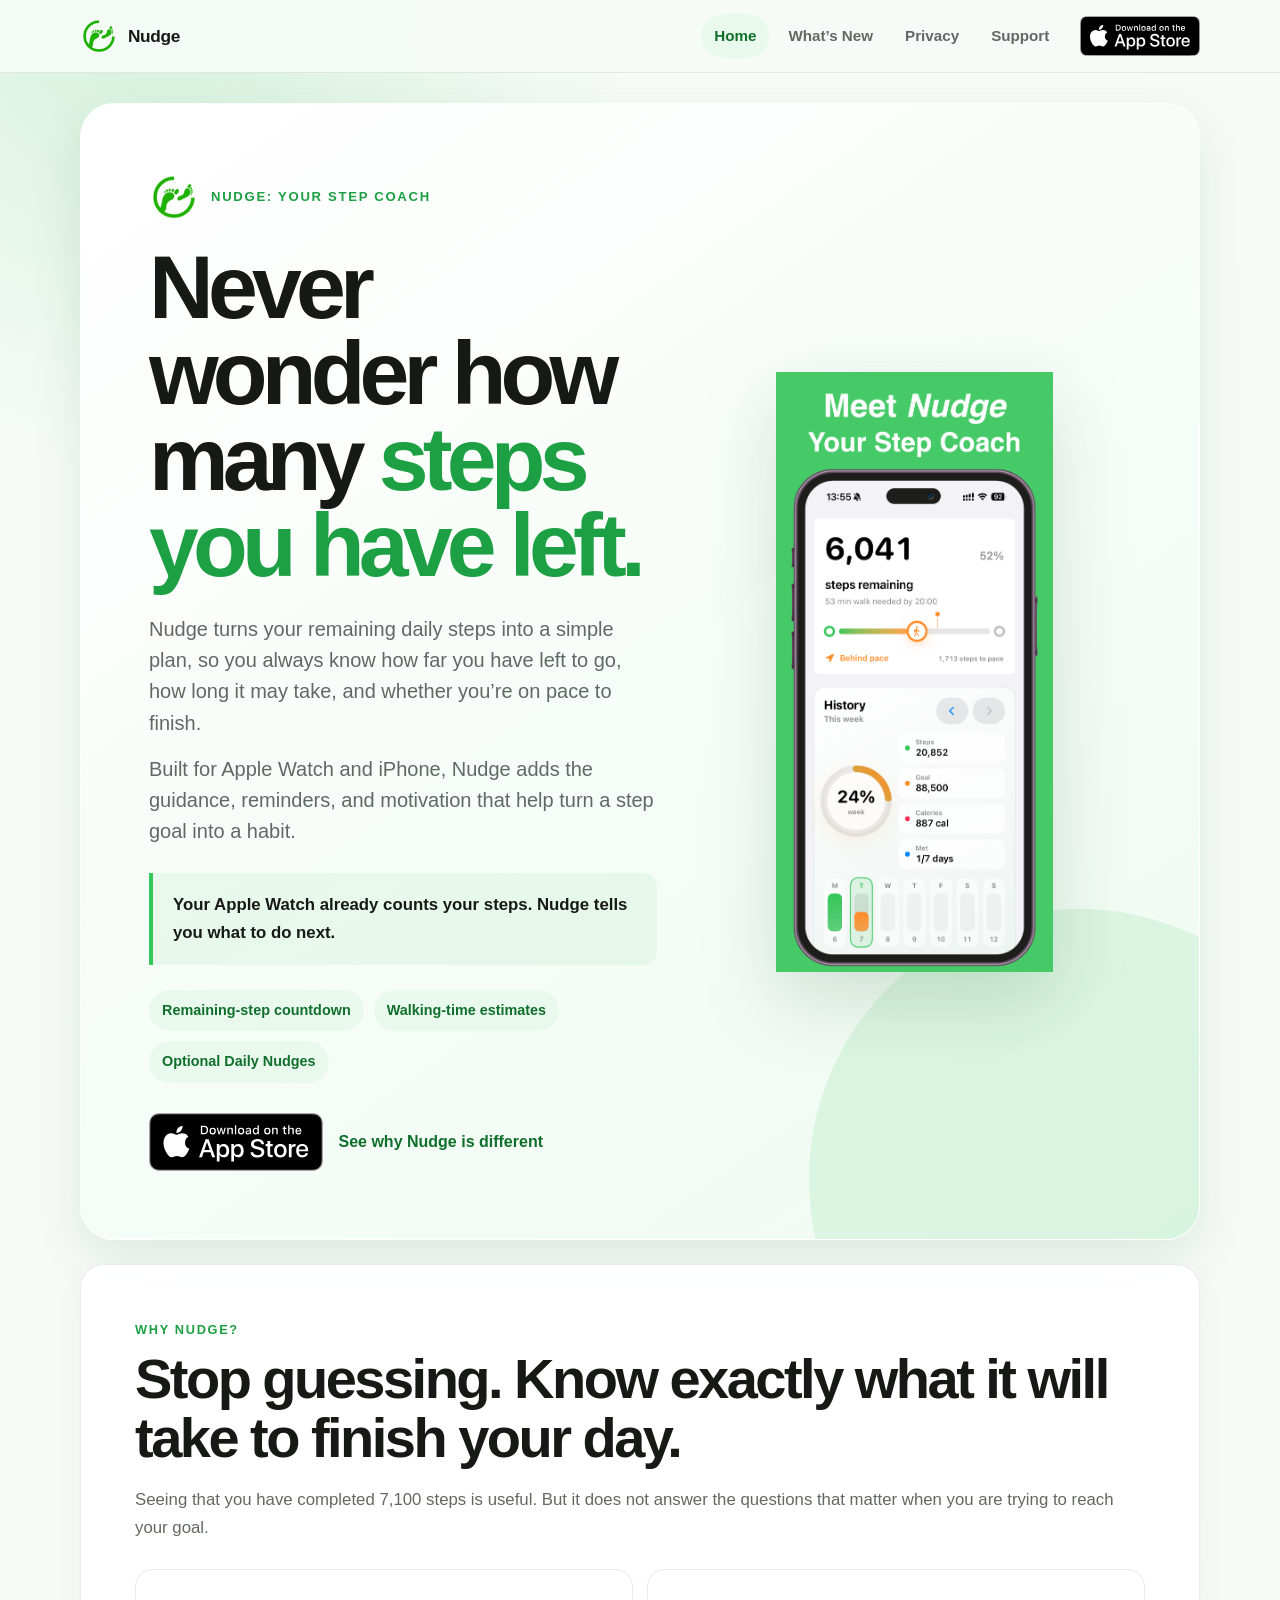
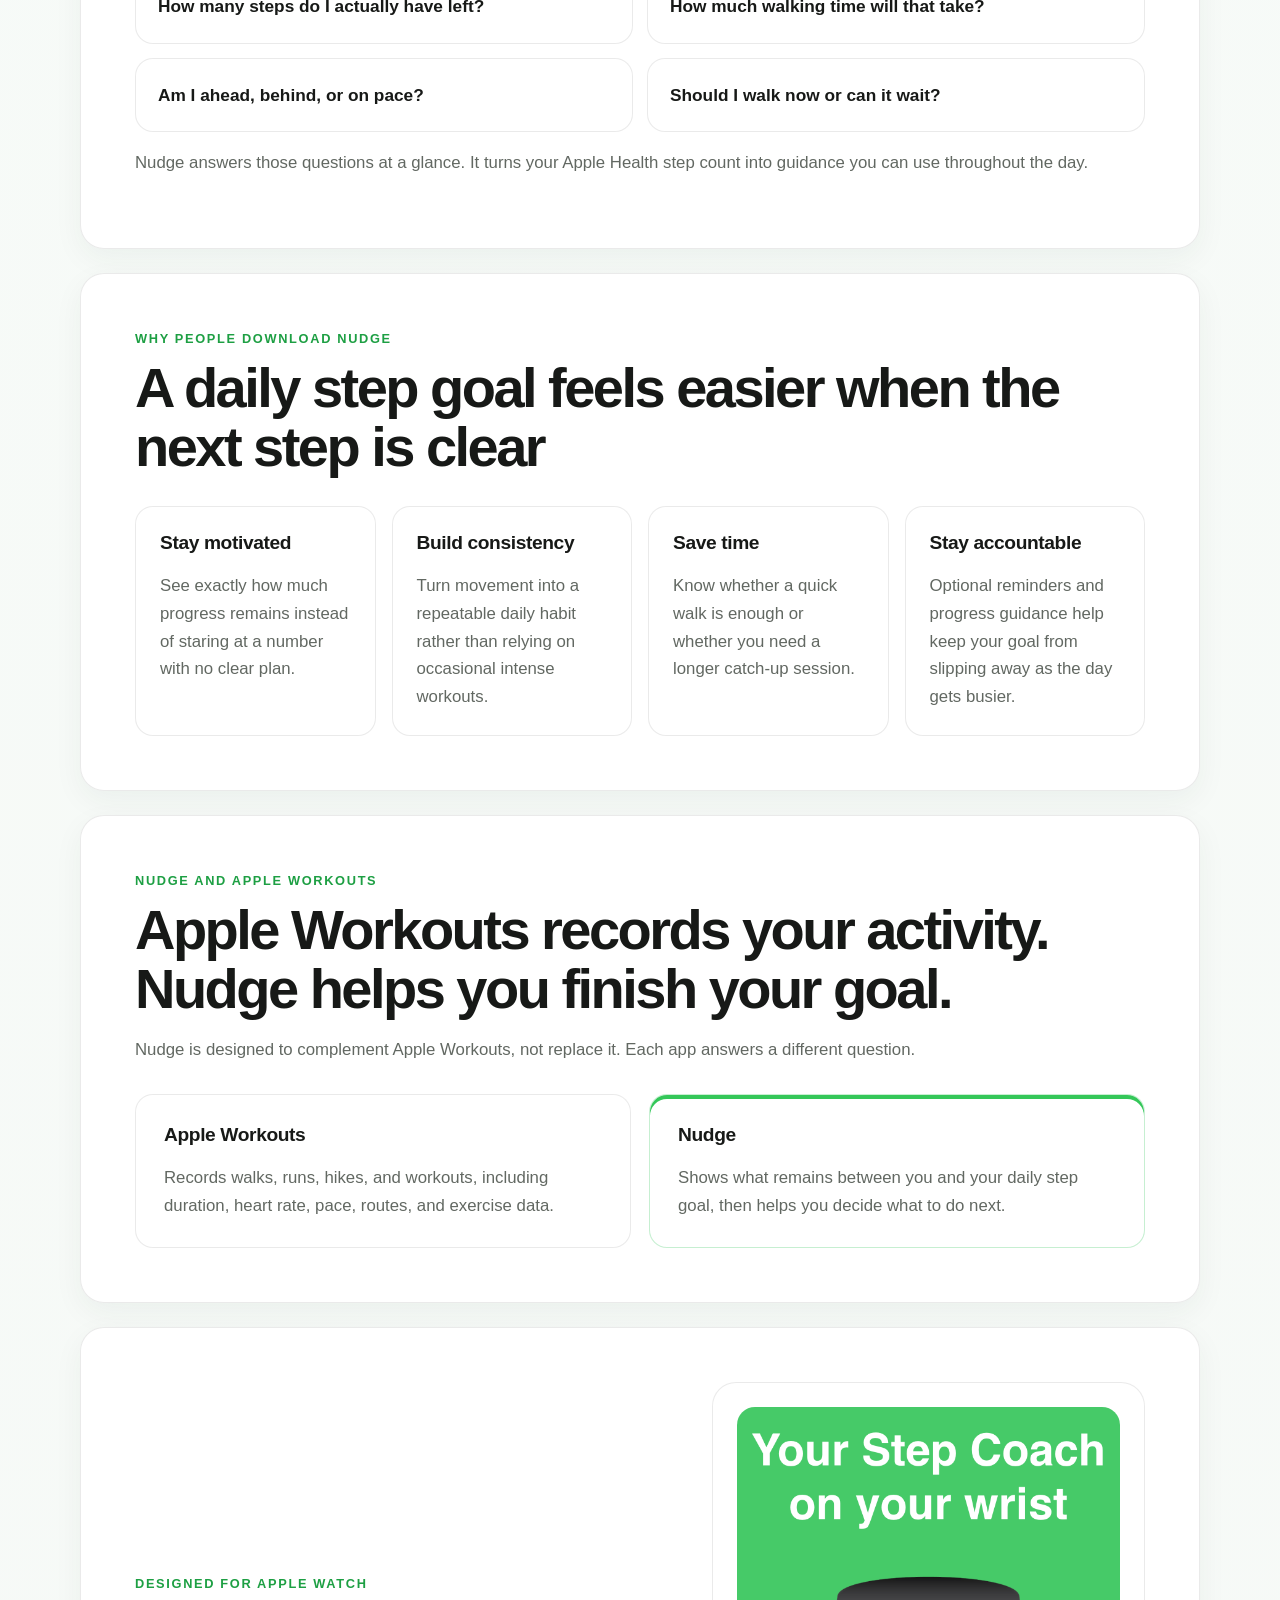
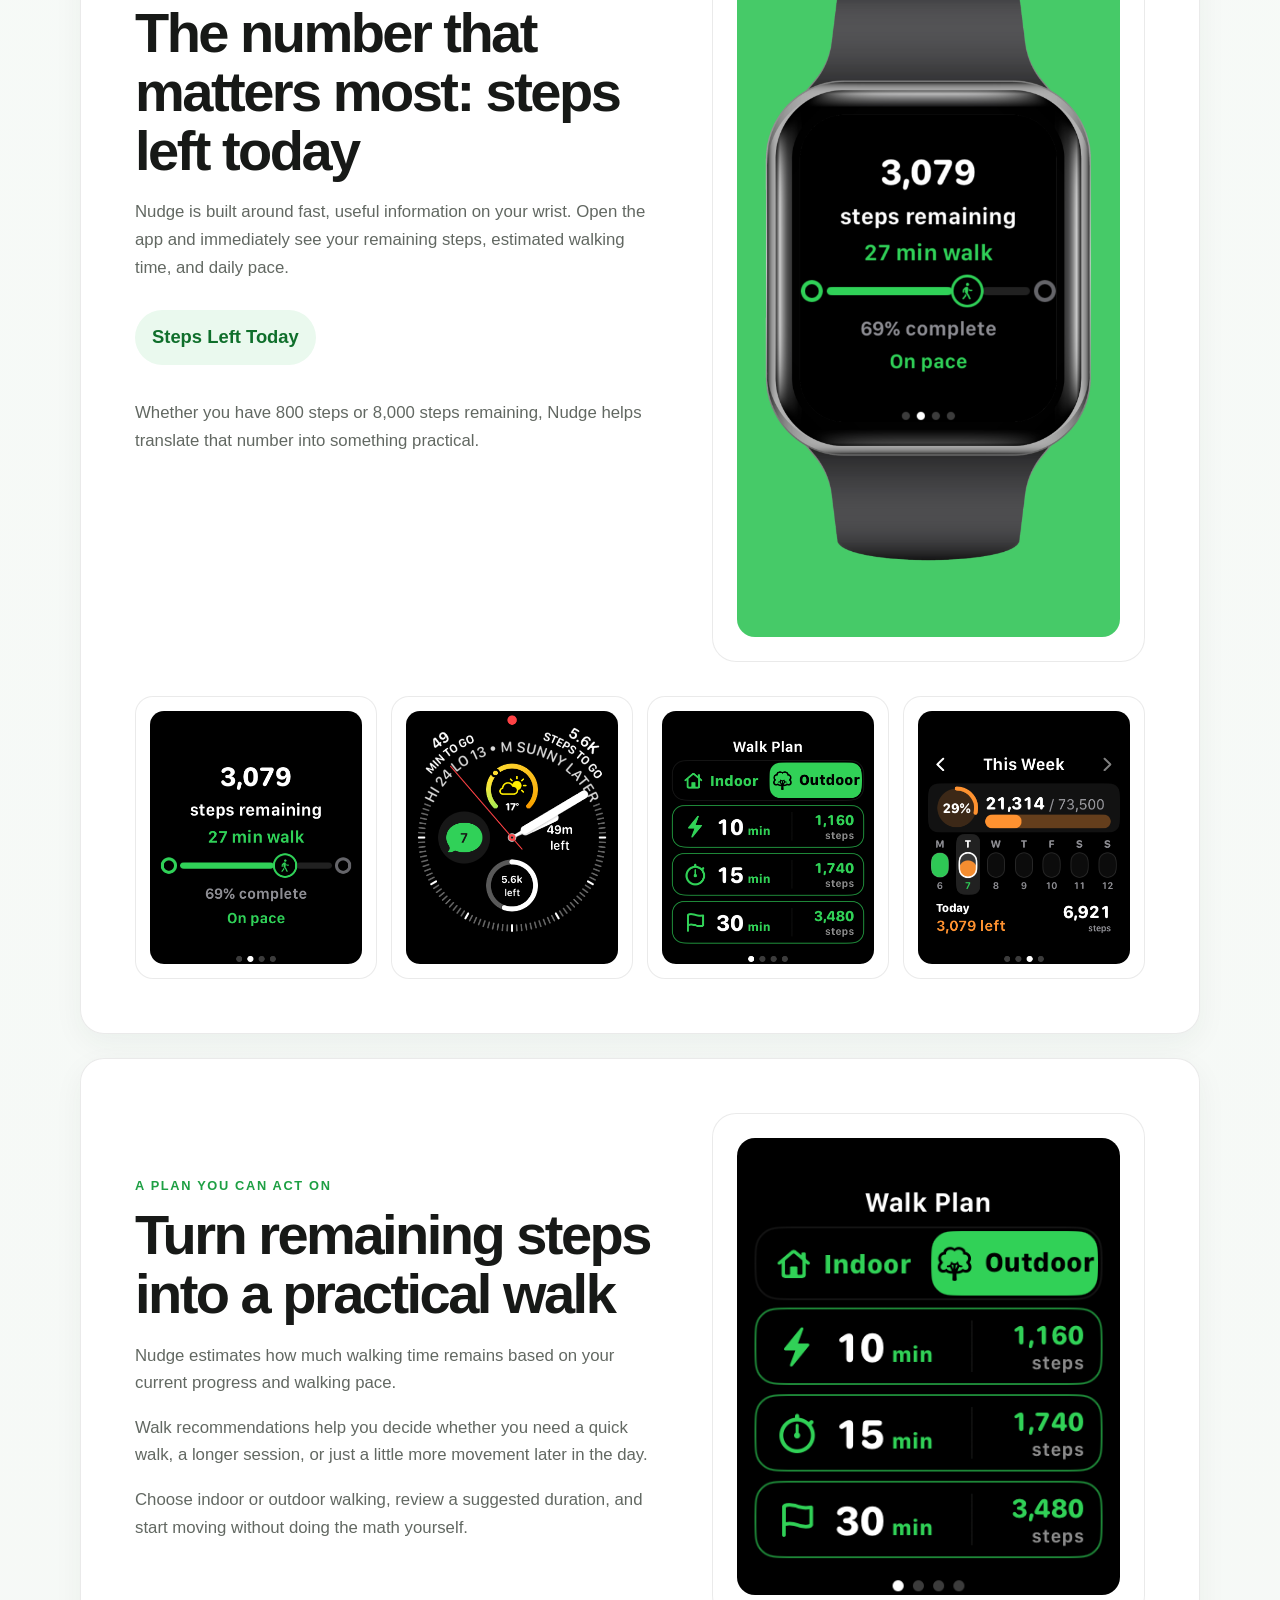
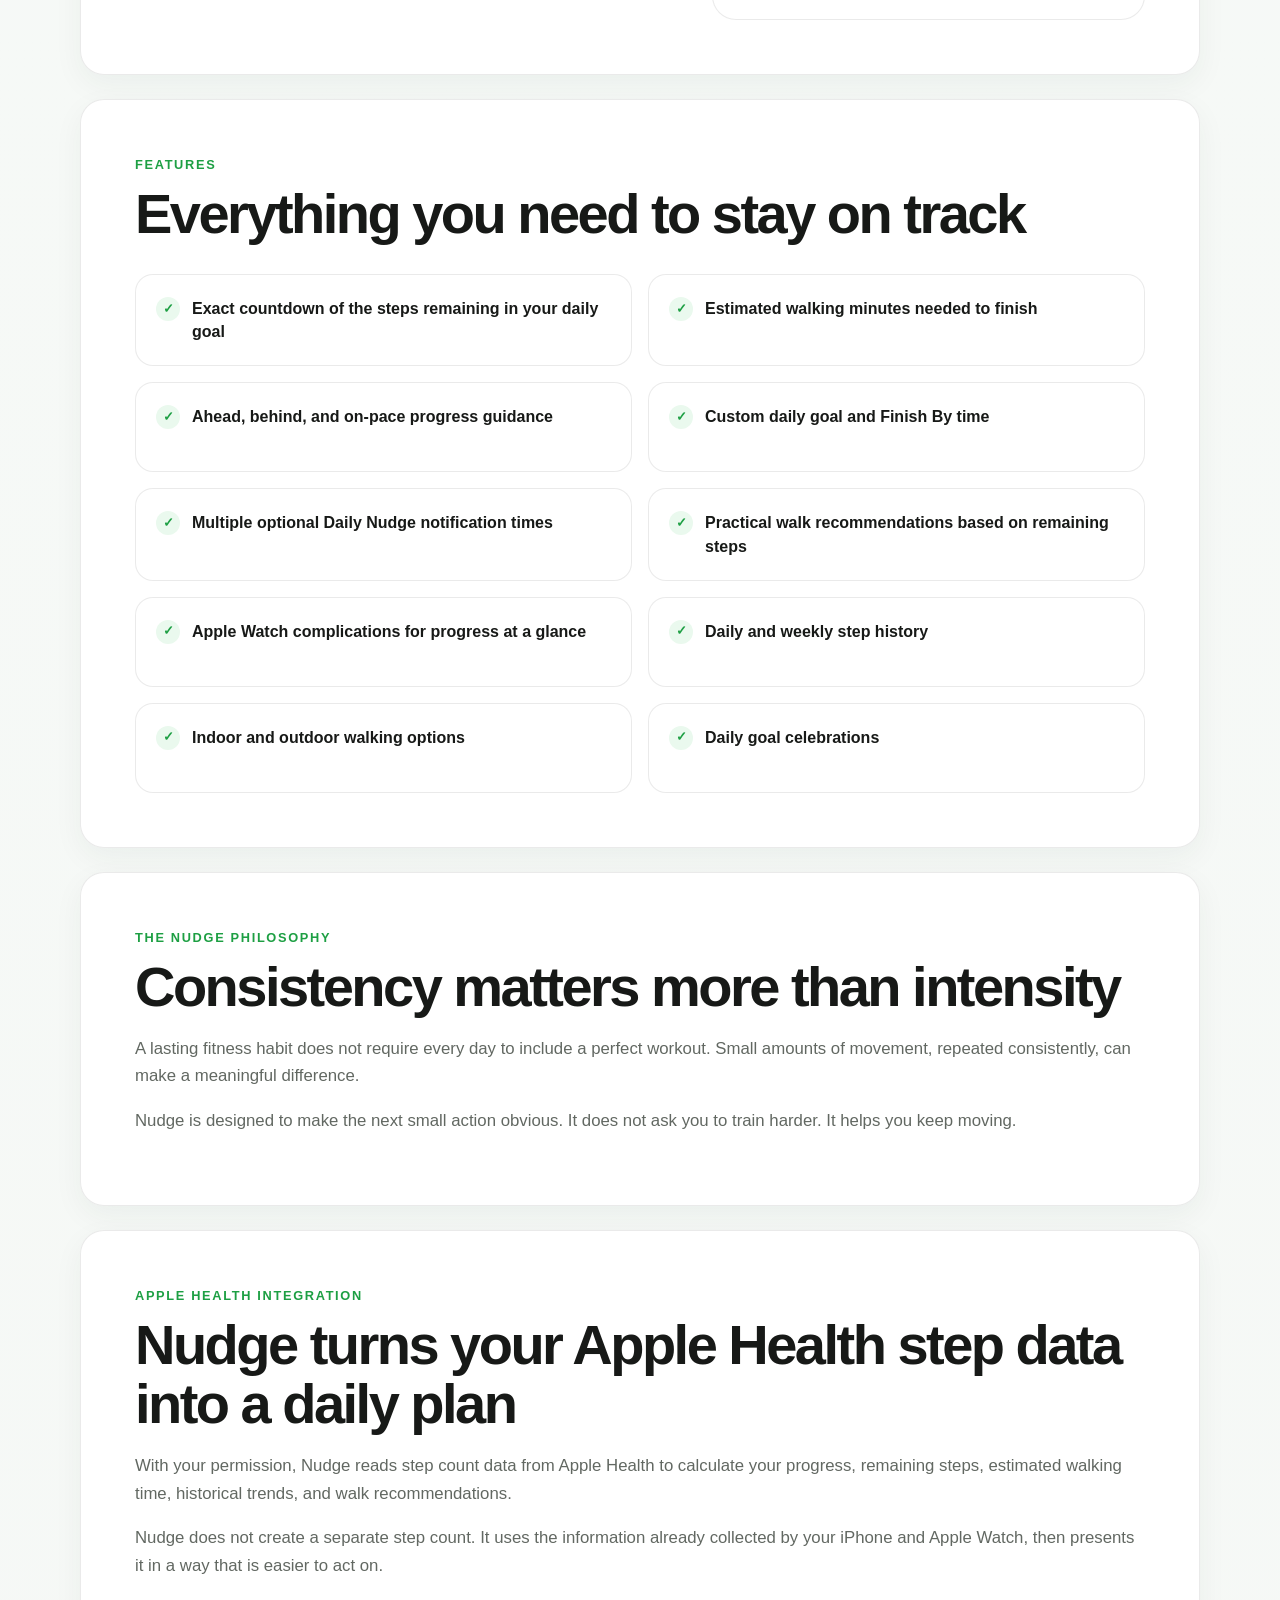
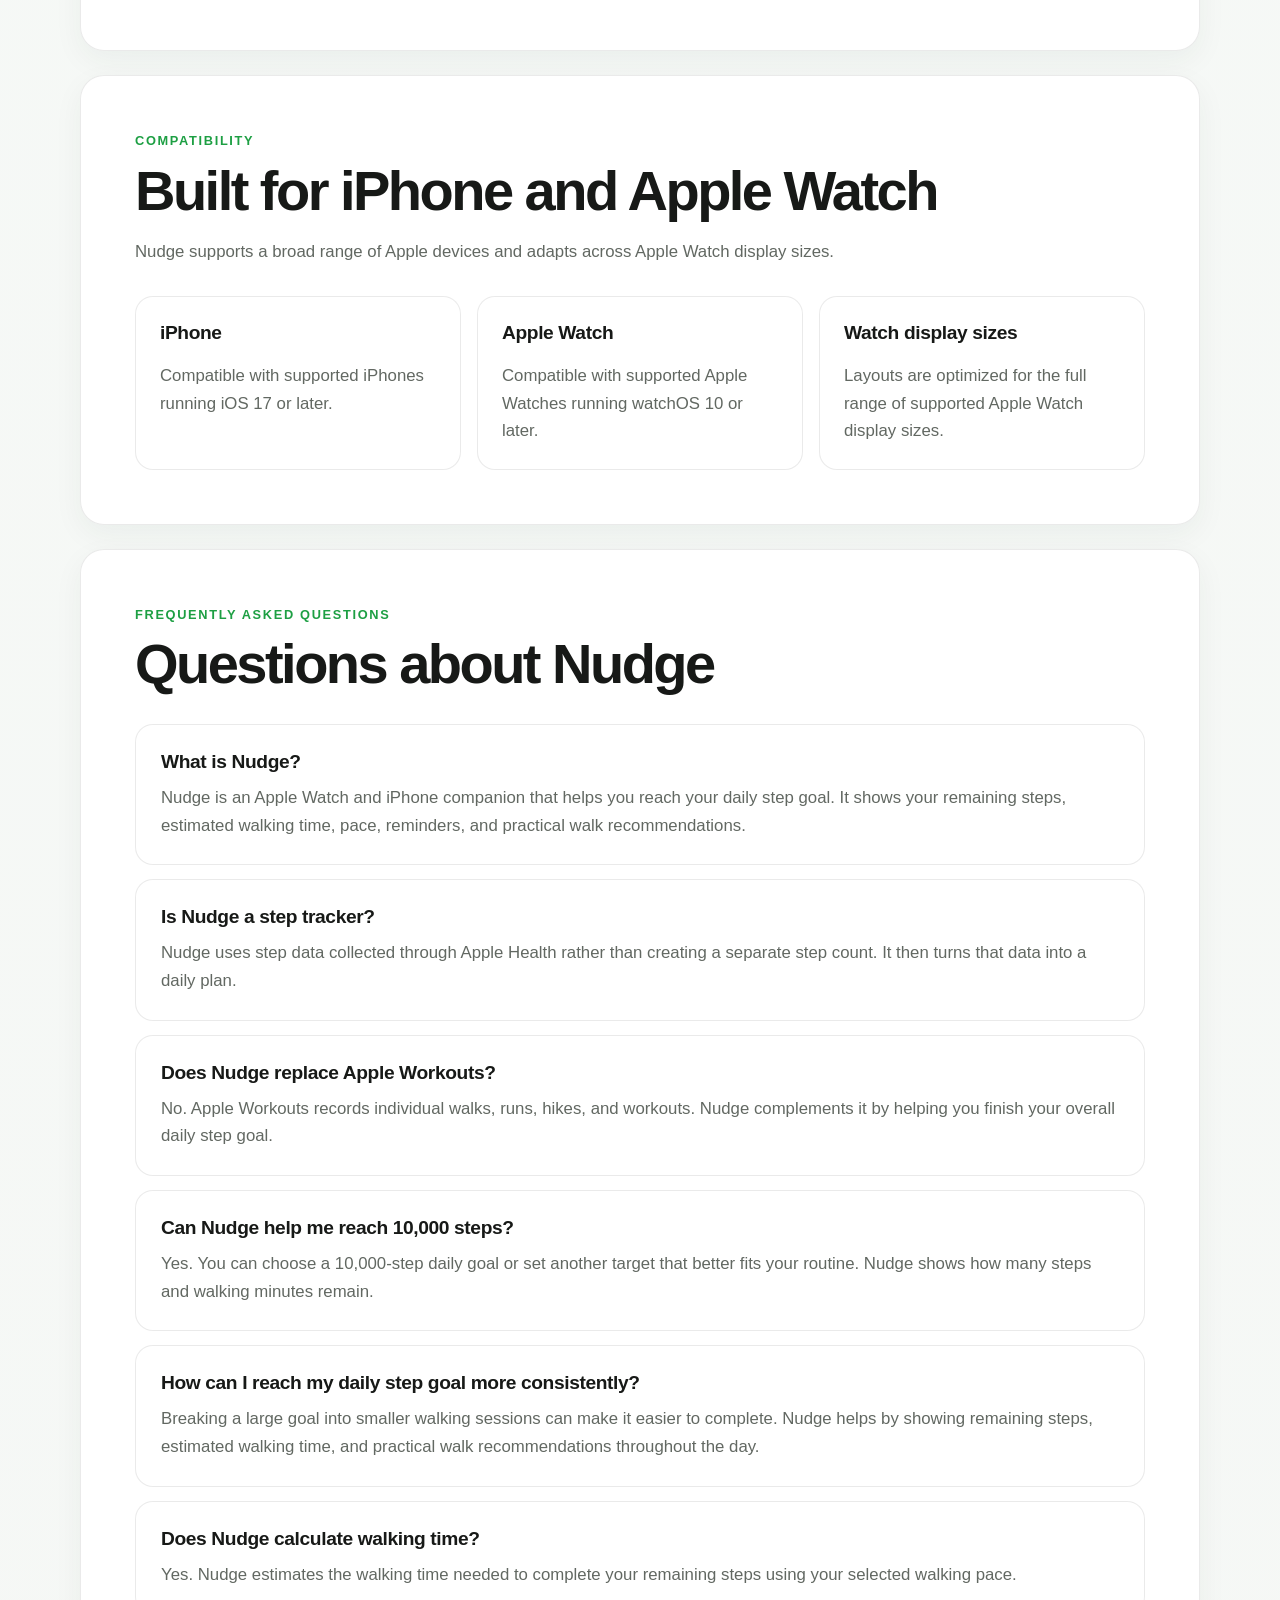
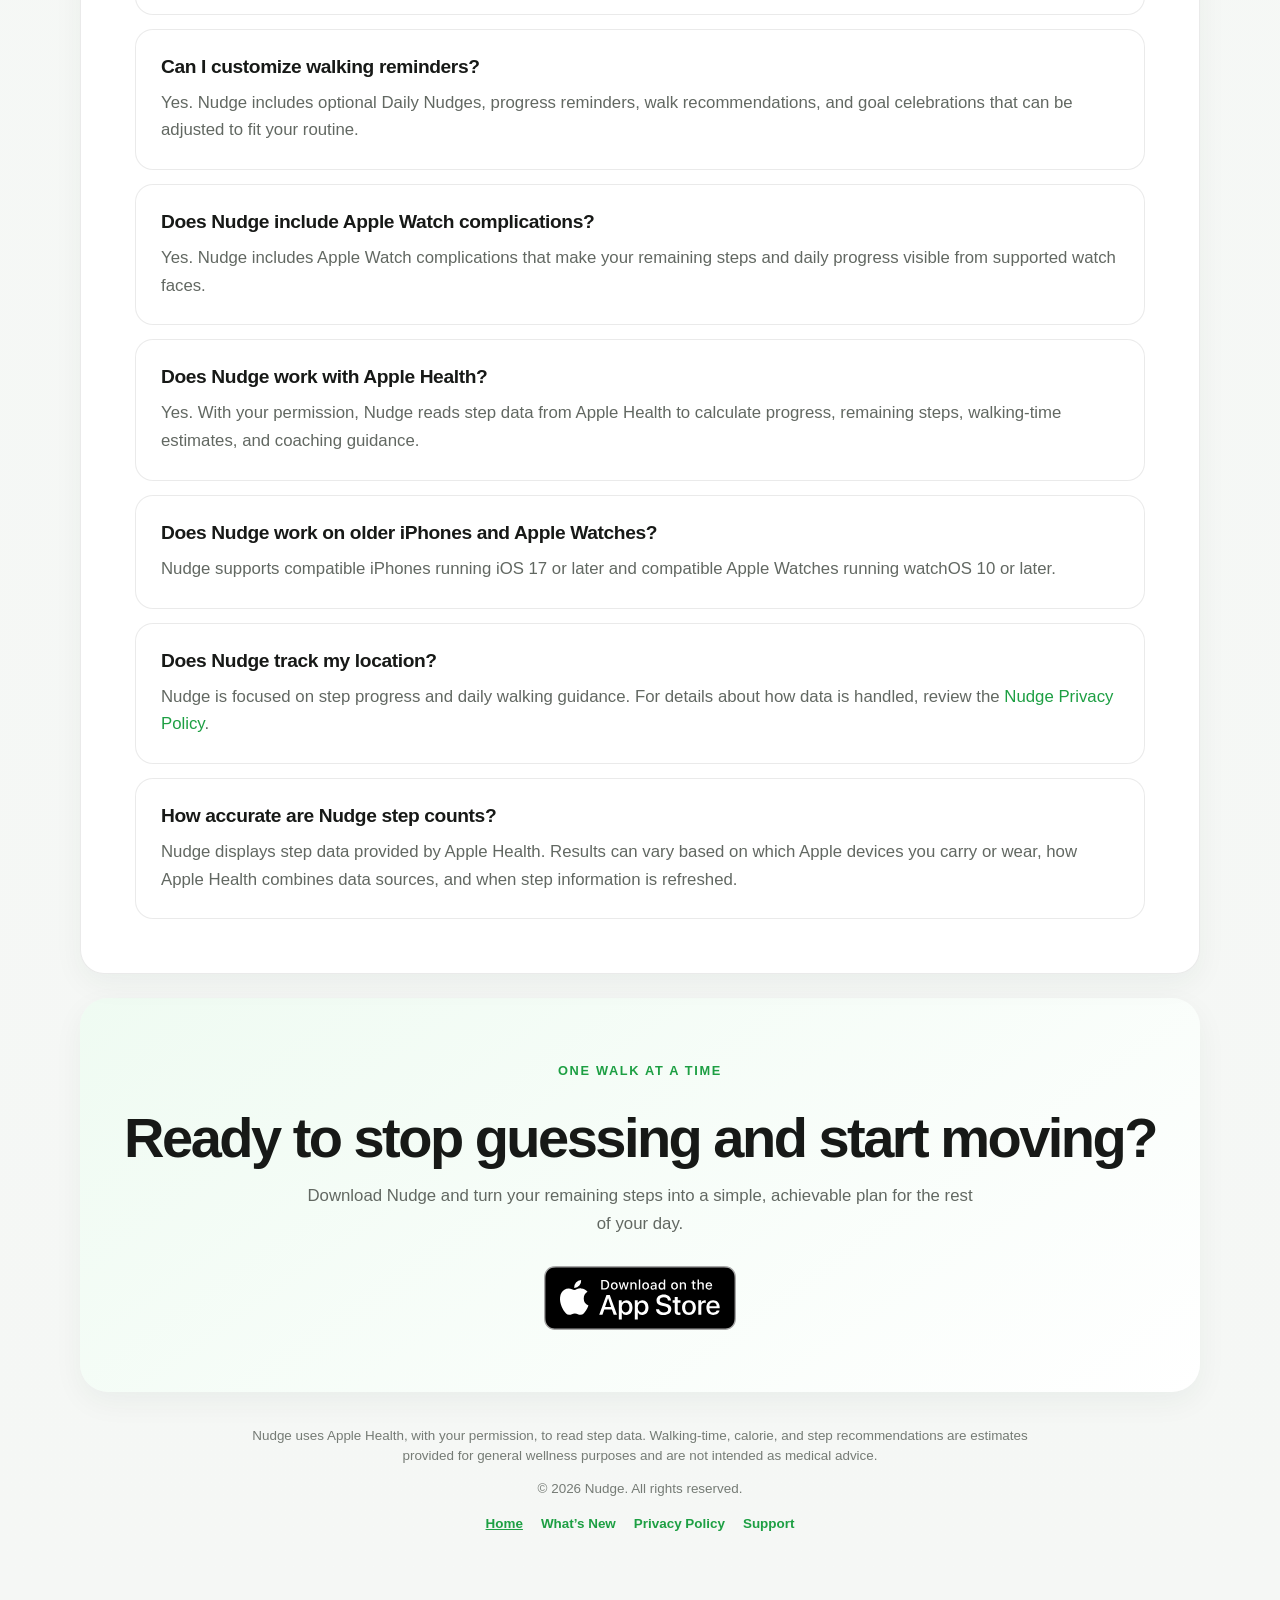
<file: index.html>
<!DOCTYPE html>
<html lang="en">
<head>
  <meta charset="UTF-8" />
  <meta name="viewport" content="width=device-width, initial-scale=1.0" />

  <title>Nudge: Your Step Coach | Apple Watch Step Goal Companion</title>

  <meta
    name="description"
    content="Reach your daily step goal with Nudge, the Apple Watch companion that shows your remaining steps, walking time, pace, reminders, and practical walk recommendations."
  />

  <meta
    name="keywords"
    content="Apple Watch step goal, Apple Watch step tracker, daily step goal, walking reminders, step countdown, Apple Health steps, 10000 steps, walking motivation, Apple Watch complications"
  />

  <meta name="author" content="Nudge" />
  <meta name="robots" content="index, follow, max-image-preview:large" />
  <meta name="theme-color" content="#34c759" />

  <link
    rel="canonical"
    href="https://www.nudgestep.com/"
  />

  <link
    rel="icon"
    type="image/png"
    href="assets/nudge-logo.png"
  />

  <link
    rel="apple-touch-icon"
    href="assets/nudge-logo.png"
  />

  <!-- Open Graph -->

  <meta
    property="og:type"
    content="website"
  />

  <meta
    property="og:site_name"
    content="Nudge: Your Step Coach"
  />

  <meta
    property="og:title"
    content="Nudge: Your Step Coach | Reach Your Daily Step Goal"
  />

  <meta
    property="og:description"
    content="Your Apple Watch already counts your steps. Nudge tells you what to do next."
  />

  <meta
    property="og:url"
    content="https://www.nudgestep.com/"
  />

  <meta
    property="og:image"
    content="https://www.nudgestep.com/assets/iphone-overview.png"
  />

  <meta
    property="og:image:alt"
    content="Nudge step goal companion for iPhone and Apple Watch"
  />

  <!-- X / Twitter -->

  <meta
    name="twitter:card"
    content="summary_large_image"
  />

  <meta
    name="twitter:title"
    content="Nudge: Your Step Coach"
  />

  <meta
    name="twitter:description"
    content="An Apple Watch companion that helps you reach your daily step goal."
  />

  <meta
    name="twitter:image"
    content="https://www.nudgestep.com/assets/iphone-overview.png"
  />

  <!-- Structured data -->

  <script type="application/ld+json">
  {
    "@context": "https://schema.org",
    "@graph": [
      {
        "@type": "SoftwareApplication",
        "name": "Nudge: Your Step Coach",
        "alternateName": "Nudge",
        "description": "An Apple Watch and iPhone companion that helps users reach a daily step goal with remaining-step countdowns, walking-time estimates, optional reminders, walk recommendations, progress guidance, and Apple Health integration.",
        "applicationCategory": "HealthApplication",
        "applicationSubCategory": "FitnessApplication",
        "operatingSystem": "iOS 17 or later; watchOS 10 or later",
        "url": "https://www.nudgestep.com/",
        "downloadUrl": "https://apps.apple.com/us/app/nudge-your-step-coach/id6785135263",
        "image": "https://www.nudgestep.com/assets/iphone-overview.png",
        "screenshot": [
          "https://www.nudgestep.com/assets/iphone-overview.png",
          "https://www.nudgestep.com/assets/watch-main.png",
          "https://www.nudgestep.com/assets/watch-complication.png",
          "https://www.nudgestep.com/assets/watch-walk-plan.png"
        ],
        "offers": {
          "@type": "Offer",
          "price": "0",
          "priceCurrency": "USD"
        },
        "featureList": [
          "Daily step countdown",
          "Remaining-step display",
          "Walking-time estimates",
          "Finish By daily planning",
          "Optional Daily Nudges",
          "Walk recommendations",
          "Apple Watch complications",
          "Daily and weekly step history",
          "Apple Health integration"
        ]
      },
      {
        "@type": "WebSite",
        "name": "Nudge: Your Step Coach",
        "url": "https://www.nudgestep.com/"
      },
      {
        "@type": "FAQPage",
        "mainEntity": [
          {
            "@type": "Question",
            "name": "What is Nudge?",
            "acceptedAnswer": {
              "@type": "Answer",
              "text": "Nudge is an Apple Watch and iPhone companion that turns your remaining daily steps into a countdown, walking-time estimate, and practical plan."
            }
          },
          {
            "@type": "Question",
            "name": "Does Nudge replace Apple Workouts?",
            "acceptedAnswer": {
              "@type": "Answer",
              "text": "No. Apple Workouts records individual workouts. Nudge complements Apple Workouts by helping you understand what remains between you and your daily step goal."
            }
          },
          {
            "@type": "Question",
            "name": "Does Nudge work with Apple Health?",
            "acceptedAnswer": {
              "@type": "Answer",
              "text": "Yes. With permission, Nudge reads step data from Apple Health to calculate progress, remaining steps, walking-time estimates, and coaching guidance."
            }
          },
          {
            "@type": "Question",
            "name": "Can Nudge help me reach 10,000 steps?",
            "acceptedAnswer": {
              "@type": "Answer",
              "text": "Yes. You can choose a 10,000-step goal or another target. Nudge shows how many steps and walking minutes remain."
            }
          },
          {
            "@type": "Question",
            "name": "Can I customize notifications?",
            "acceptedAnswer": {
              "@type": "Answer",
              "text": "Yes. Nudge includes optional Daily Nudges, progress reminders, walk recommendations, and goal celebrations."
            }
          },
          {
            "@type": "Question",
            "name": "Which versions of iOS and watchOS does Nudge support?",
            "acceptedAnswer": {
              "@type": "Answer",
              "text": "Nudge supports compatible iPhones running iOS 17 or later and compatible Apple Watches running watchOS 10 or later."
            }
          }
        ]
      }
    ]
  }
  </script>

  <style>
    :root {
      --green: #34c759;
      --green-dark: #1d9f43;
      --green-deep: #0f6f2b;
      --green-soft: #eaf9ee;
      --background: #f5f7f5;
      --surface: rgba(255, 255, 255, 0.92);
      --surface-solid: #ffffff;
      --text: #171917;
      --muted: #626862;
      --border: rgba(23, 25, 23, 0.09);
      --shadow: 0 18px 50px rgba(20, 65, 31, 0.10);
      --content-width: 1120px;
      --radius-xl: 34px;
      --radius-lg: 24px;
      --radius-md: 18px;
    }

    * {
      box-sizing: border-box;
    }

    html {
      scroll-behavior: smooth;
    }

    body {
      margin: 0;
      color: var(--text);
      background:
        radial-gradient(
          circle at 12% 0%,
          rgba(52, 199, 89, 0.18),
          transparent 30rem
        ),
        linear-gradient(
          180deg,
          #f7fbf8 0%,
          var(--background) 100%
        );
      font-family:
        -apple-system,
        BlinkMacSystemFont,
        "SF Pro Display",
        "SF Pro Text",
        "Helvetica Neue",
        Arial,
        sans-serif;
      line-height: 1.65;
      -webkit-font-smoothing: antialiased;
    }

    img {
      display: block;
      max-width: 100%;
    }

    a {
      color: var(--green-dark);
      text-decoration: none;
    }

    a:hover {
      text-decoration: underline;
    }

    /* Navigation */

    .site-nav {
      position: sticky;
      top: 0;
      z-index: 1000;
      border-bottom: 1px solid var(--border);
      background: rgba(247, 251, 248, 0.92);
      backdrop-filter: blur(18px);
      -webkit-backdrop-filter: blur(18px);
    }

    .nav-inner {
      width: min(calc(100% - 28px), var(--content-width));
      min-height: 72px;
      margin: 0 auto;
      display: flex;
      align-items: center;
      justify-content: space-between;
      gap: 24px;
    }

    .nav-brand {
      display: inline-flex;
      align-items: center;
      gap: 10px;
      flex-shrink: 0;
      color: var(--text);
      font-size: 1.08rem;
      font-weight: 780;
      letter-spacing: -0.02em;
    }

    .nav-brand:hover {
      text-decoration: none;
    }

    .nav-brand img {
      width: 38px;
      height: 38px;
      object-fit: contain;
    }

    .nav-desktop {
      display: flex;
      align-items: center;
      gap: 18px;
    }

    .nav-links {
      display: flex;
      align-items: center;
      gap: 6px;
    }

    .nav-links a,
    .mobile-menu a {
      color: var(--muted);
      font-weight: 680;
    }

    .nav-links a {
      padding: 9px 13px;
      border-radius: 999px;
      font-size: 0.95rem;
      white-space: nowrap;
      transition:
        color 0.2s ease,
        background 0.2s ease;
    }

    .nav-links a:hover,
    .nav-links a:focus-visible,
    .nav-links a[aria-current="page"],
    .mobile-menu a:hover,
    .mobile-menu a:focus-visible,
    .mobile-menu a[aria-current="page"] {
      color: var(--green-deep);
      background: var(--green-soft);
      text-decoration: none;
      outline: none;
    }

    .nav-store,
    .nav-store-mobile {
      display: inline-flex;
      flex-shrink: 0;
    }

    .nav-store img {
      width: auto;
      height: 40px;
      transition: transform 0.2s ease;
    }

    .nav-store img:hover {
      transform: scale(1.04);
    }

    .nav-store-mobile img {
      width: auto;
      height: 34px;
    }

    .nav-mobile-actions {
      display: none;
      align-items: center;
      gap: 10px;
    }

    .menu-button {
      width: 44px;
      height: 44px;
      padding: 0;
      display: grid;
      place-content: center;
      gap: 5px;
      border: 1px solid var(--border);
      border-radius: 14px;
      background: var(--surface-solid);
      cursor: pointer;
    }

    .menu-button span {
      display: block;
      width: 20px;
      height: 2px;
      border-radius: 999px;
      background: var(--text);
      transition:
        transform 0.2s ease,
        opacity 0.2s ease;
    }

    .menu-button[aria-expanded="true"] span:nth-child(1) {
      transform: translateY(7px) rotate(45deg);
    }

    .menu-button[aria-expanded="true"] span:nth-child(2) {
      opacity: 0;
    }

    .menu-button[aria-expanded="true"] span:nth-child(3) {
      transform: translateY(-7px) rotate(-45deg);
    }

    .mobile-menu {
      display: none;
      width: min(calc(100% - 28px), var(--content-width));
      margin: 0 auto;
      padding: 0 0 14px;
    }

    .mobile-menu.open {
      display: grid;
    }

    .mobile-menu a {
      padding: 14px 16px;
      border-radius: 14px;
    }

    /* General layout */

    .page {
      width: min(calc(100% - 28px), var(--content-width));
      margin: 0 auto;
      padding: 30px 0 72px;
    }

    .section {
      margin-top: 24px;
      padding: 54px;
      border: 1px solid var(--border);
      border-radius: var(--radius-lg);
      background: var(--surface);
      box-shadow: 0 10px 30px rgba(20, 65, 31, 0.05);
      backdrop-filter: blur(18px);
      -webkit-backdrop-filter: blur(18px);
    }

    .section-label {
      margin: 0 0 10px;
      color: var(--green-dark);
      font-size: 0.8rem;
      font-weight: 820;
      letter-spacing: 0.13em;
      text-transform: uppercase;
    }

    h1,
    h2,
    h3 {
      color: var(--text);
    }

    h2 {
      margin: 0 0 18px;
      font-size: clamp(2.1rem, 5vw, 3.5rem);
      line-height: 1.05;
      letter-spacing: -0.045em;
    }

    h3 {
      margin: 0 0 10px;
      font-size: 1.2rem;
      line-height: 1.25;
      letter-spacing: -0.02em;
    }

    p {
      color: var(--muted);
      font-size: 1.05rem;
    }

    .accent {
      color: var(--green-dark);
    }

    /* Hero */

    .hero {
      position: relative;
      overflow: hidden;
      display: grid;
      grid-template-columns: minmax(0, 1.08fr) minmax(300px, 0.92fr);
      align-items: center;
      gap: 42px;
      min-height: 650px;
      padding: 68px;
      border: 1px solid rgba(255, 255, 255, 0.75);
      border-radius: var(--radius-xl);
      background:
        linear-gradient(
          145deg,
          rgba(255, 255, 255, 0.98),
          rgba(238, 250, 241, 0.97)
        );
      box-shadow: var(--shadow);
    }

    .hero::before {
      content: "";
      position: absolute;
      right: -150px;
      bottom: -210px;
      width: 540px;
      height: 540px;
      border-radius: 50%;
      background: rgba(52, 199, 89, 0.12);
    }

    .hero-copy,
    .hero-visual {
      position: relative;
      z-index: 1;
    }

    .brand-row {
      display: inline-flex;
      align-items: center;
      gap: 12px;
      margin-bottom: 22px;
    }

    .brand-row img {
      width: 50px;
      height: 50px;
      object-fit: contain;
    }

    .eyebrow {
      margin: 0;
      color: var(--green-dark);
      font-size: 0.82rem;
      font-weight: 800;
      letter-spacing: 0.13em;
      text-transform: uppercase;
    }

    h1 {
      max-width: 760px;
      margin: 0;
      font-size: clamp(3.4rem, 7vw, 6.3rem);
      line-height: 0.96;
      letter-spacing: -0.065em;
    }

    .hero-intro {
      max-width: 690px;
      margin-top: 26px;
    }

    .hero-intro p {
      margin: 0 0 15px;
      font-size: clamp(1.08rem, 2vw, 1.25rem);
      line-height: 1.56;
    }

    .hero-proof {
      margin-top: 26px;
      padding: 18px 20px;
      border-left: 4px solid var(--green);
      border-radius: 0 14px 14px 0;
      background: rgba(52, 199, 89, 0.08);
    }

    .hero-proof p {
      margin: 0;
      color: var(--text);
      font-weight: 720;
    }

    .hero-badges {
      display: flex;
      flex-wrap: wrap;
      gap: 10px;
      margin-top: 25px;
    }

    .badge {
      padding: 9px 13px;
      border-radius: 999px;
      background: var(--green-soft);
      color: var(--green-deep);
      font-size: 0.9rem;
      font-weight: 720;
    }

    .hero-actions {
      display: flex;
      flex-wrap: wrap;
      align-items: center;
      gap: 16px;
      margin-top: 30px;
    }

    .hero-store-badge {
      width: auto;
      height: 58px;
      transition: transform 0.2s ease;
    }

    .hero-store-badge:hover {
      transform: scale(1.04);
    }

    .text-link {
      color: var(--green-deep);
      font-weight: 720;
    }

    .hero-visual {
      display: flex;
      justify-content: center;
      align-items: center;
    }

    .hero-visual img {
      max-height: 600px;
      object-fit: contain;
      filter: drop-shadow(0 26px 38px rgba(20, 80, 35, 0.16));
    }

    /* Benefits */

    .benefit-grid {
      display: grid;
      grid-template-columns: repeat(4, minmax(0, 1fr));
      gap: 16px;
      margin-top: 30px;
    }

    .benefit-card {
      padding: 24px;
      border: 1px solid var(--border);
      border-radius: var(--radius-md);
      background: var(--surface-solid);
    }

    .benefit-card p {
      margin-bottom: 0;
    }

    /* Questions */

    .question-grid {
      display: grid;
      grid-template-columns: repeat(2, minmax(0, 1fr));
      gap: 14px;
      margin-top: 28px;
    }

    .question-card {
      padding: 22px;
      border: 1px solid var(--border);
      border-radius: var(--radius-md);
      background: var(--surface-solid);
      color: var(--text);
      font-size: 1.08rem;
      font-weight: 700;
    }

    /* Screens and features */

    .feature-grid {
      display: grid;
      grid-template-columns: repeat(2, minmax(0, 1fr));
      gap: 16px;
      padding: 0;
      margin: 30px 0 0;
      list-style: none;
    }

    .feature-grid li {
      position: relative;
      min-height: 90px;
      padding: 22px 22px 22px 56px;
      border: 1px solid var(--border);
      border-radius: var(--radius-md);
      background: var(--surface-solid);
      color: var(--text);
      font-weight: 650;
      line-height: 1.45;
    }

    .feature-grid li::before {
      content: "✓";
      position: absolute;
      left: 20px;
      top: 22px;
      display: grid;
      width: 24px;
      height: 24px;
      place-items: center;
      border-radius: 50%;
      background: var(--green-soft);
      color: var(--green-dark);
      font-size: 0.8rem;
      font-weight: 900;
    }

    .split {
      display: grid;
      grid-template-columns: minmax(0, 1fr) minmax(300px, 0.82fr);
      align-items: center;
      gap: 48px;
    }

    .media-card {
      padding: 24px;
      border: 1px solid var(--border);
      border-radius: var(--radius-lg);
      background: var(--surface-solid);
    }

    .media-card img {
      margin: 0 auto;
      border-radius: 18px;
    }

    .steps-left {
      display: inline-block;
      margin: 12px 0 18px;
      padding: 12px 17px;
      border-radius: 999px;
      background: var(--green-soft);
      color: var(--green-deep);
      font-size: 1.15rem;
      font-weight: 800;
    }

    .gallery {
      display: grid;
      grid-template-columns: repeat(4, minmax(0, 1fr));
      gap: 14px;
      margin-top: 34px;
    }

    .gallery figure {
      margin: 0;
      padding: 14px;
      border: 1px solid var(--border);
      border-radius: var(--radius-md);
      background: var(--surface-solid);
    }

    .gallery img {
      width: 100%;
      border-radius: 14px;
    }

    /* Comparison */

    .comparison-grid {
      display: grid;
      grid-template-columns: repeat(2, minmax(0, 1fr));
      gap: 18px;
      margin-top: 30px;
    }

    .comparison-card {
      padding: 28px;
      border: 1px solid var(--border);
      border-radius: var(--radius-md);
      background: var(--surface-solid);
    }

    .comparison-card.highlight {
      border-color: rgba(52, 199, 89, 0.28);
      box-shadow: inset 0 4px 0 var(--green);
    }

    .comparison-card p {
      margin-bottom: 0;
    }

    /* Compatibility */

    .compatibility-grid {
      display: grid;
      grid-template-columns: repeat(3, minmax(0, 1fr));
      gap: 16px;
      margin-top: 30px;
    }

    .compatibility-card {
      padding: 24px;
      border: 1px solid var(--border);
      border-radius: var(--radius-md);
      background: var(--surface-solid);
    }

    .compatibility-card p {
      margin-bottom: 0;
    }

    /* FAQ */

    .faq-grid {
      display: grid;
      gap: 14px;
      margin-top: 30px;
    }

    .faq-item {
      padding: 25px;
      border: 1px solid var(--border);
      border-radius: var(--radius-md);
      background: var(--surface-solid);
    }

    .faq-item p {
      margin: 0;
    }

    /* Download */

    .download-section {
      margin-top: 24px;
      padding: 62px 30px;
      text-align: center;
      border-radius: 28px;
      background:
        linear-gradient(
          145deg,
          #effbf2,
          #ffffff
        );
      box-shadow: 0 10px 30px rgba(20, 65, 31, 0.05);
    }

    .download-section h2 {
      margin-bottom: 14px;
    }

    .download-section p {
      max-width: 680px;
      margin: 0 auto 28px;
    }

    .app-store-badge {
      width: auto;
      height: 64px;
      margin: 0 auto;
      transition: transform 0.2s ease;
    }

    .app-store-badge:hover {
      transform: scale(1.05);
    }

    /* Footer */

    .site-footer {
      padding: 34px 18px 0;
      text-align: center;
      color: #757b75;
      font-size: 0.84rem;
      line-height: 1.55;
    }

    .footer-disclaimer {
      max-width: 820px;
      margin: 0 auto 12px;
    }

    .footer-links {
      display: flex;
      justify-content: center;
      flex-wrap: wrap;
      gap: 8px 18px;
      margin-top: 14px;
    }

    .footer-links a {
      color: var(--green-dark);
      font-weight: 680;
    }

    .footer-links a:hover,
    .footer-links a[aria-current="page"] {
      text-decoration: underline;
    }

    /* Responsive */

    @media (max-width: 980px) {
      .benefit-grid {
        grid-template-columns: repeat(2, minmax(0, 1fr));
      }
    }

    @media (max-width: 900px) {
      .hero {
        grid-template-columns: 1fr;
        padding: 54px 42px;
      }

      .hero-visual img {
        max-height: 520px;
      }

      .split {
        grid-template-columns: 1fr;
      }

      .gallery {
        grid-template-columns: repeat(2, minmax(0, 1fr));
      }

      .compatibility-grid {
        grid-template-columns: 1fr;
      }
    }

    @media (max-width: 820px) {
      .nav-inner {
        min-height: 66px;
      }

      .nav-desktop {
        display: none;
      }

      .nav-mobile-actions {
        display: flex;
      }

      .nav-brand span {
        display: none;
      }
    }

    @media (max-width: 680px) {
      .page {
        width: min(calc(100% - 18px), var(--content-width));
        padding-top: 18px;
      }

      .hero {
        min-height: auto;
        padding: 44px 24px;
        border-radius: 24px;
      }

      .brand-row img {
        width: 42px;
        height: 42px;
      }

      .section {
        padding: 38px 24px;
      }

      .feature-grid,
      .comparison-grid,
      .gallery,
      .benefit-grid,
      .question-grid {
        grid-template-columns: 1fr;
      }

      .hero-store-badge {
        height: 52px;
      }

      .download-section {
        padding: 44px 24px;
      }

      .app-store-badge {
        height: 56px;
      }
    }

    @media (max-width: 430px) {
      .nav-store-mobile img {
        height: 31px;
      }

      .menu-button {
        width: 42px;
        height: 42px;
      }
    }

    /* Dark mode */

    @media (prefers-color-scheme: dark) {
      :root {
        --background: #0d100e;
        --surface: rgba(25, 29, 26, 0.92);
        --surface-solid: #1b201c;
        --text: #f5f7f5;
        --muted: #b6bdb7;
        --border: rgba(255, 255, 255, 0.09);
        --green-soft: rgba(52, 199, 89, 0.17);
        --shadow: 0 20px 52px rgba(0, 0, 0, 0.30);
      }

      body {
        background:
          radial-gradient(
            circle at 12% 0%,
            rgba(52, 199, 89, 0.18),
            transparent 30rem
          ),
          #0d100e;
      }

      .site-nav {
        background: rgba(13, 16, 14, 0.92);
      }

      .hero {
        border-color: rgba(255, 255, 255, 0.08);
        background:
          linear-gradient(
            145deg,
            rgba(27, 32, 28, 0.98),
            rgba(18, 27, 20, 0.98)
          );
      }

      .section {
        border-color: rgba(255, 255, 255, 0.09);
        background: rgba(25, 29, 26, 0.92);
      }

      .benefit-card,
      .question-card,
      .feature-grid li,
      .media-card,
      .gallery figure,
      .comparison-card,
      .compatibility-card,
      .faq-item {
        border-color: rgba(255, 255, 255, 0.09);
        background: #1b201c;
      }

      .download-section {
        background:
          linear-gradient(
            145deg,
            rgba(22, 56, 30, 0.9),
            rgba(25, 29, 26, 0.95)
          );
      }
    }
  </style>
</head>

<body>
  <nav class="site-nav" aria-label="Main navigation">
    <div class="nav-inner">
      <a
        class="nav-brand"
        href="index.html"
        aria-label="Nudge home"
      >
        <img
          src="assets/nudge-logo.png"
          alt=""
        />

        <span>Nudge</span>
      </a>

      <div class="nav-desktop">
        <div class="nav-links">
          <a
            href="index.html"
            aria-current="page"
          >
            Home
          </a>

          <a href="whatsnew.html">
            What’s New
          </a>

          <a href="privacy.html">
            Privacy
          </a>

          <a href="support.html">
            Support
          </a>
        </div>

        <a
          class="nav-store"
          href="https://apps.apple.com/us/app/nudge-your-step-coach/id6785135263"
          target="_blank"
          rel="noopener noreferrer"
          aria-label="Download Nudge on the App Store"
        >
          <img
            src="assets/download-on-the-app-store.svg"
            alt="Download on the App Store"
          />
        </a>
      </div>

      <div class="nav-mobile-actions">
        <a
          class="nav-store-mobile"
          href="https://apps.apple.com/us/app/nudge-your-step-coach/id6785135263"
          target="_blank"
          rel="noopener noreferrer"
          aria-label="Download Nudge on the App Store"
        >
          <img
            src="assets/download-on-the-app-store.svg"
            alt="Download on the App Store"
          />
        </a>

        <button
          class="menu-button"
          type="button"
          aria-expanded="false"
          aria-controls="mobile-menu"
          aria-label="Open navigation menu"
        >
          <span></span>
          <span></span>
          <span></span>
        </button>
      </div>
    </div>

    <div
      class="mobile-menu"
      id="mobile-menu"
    >
      <a
        href="index.html"
        aria-current="page"
      >
        Home
      </a>

      <a href="whatsnew.html">
        What’s New
      </a>

      <a href="privacy.html">
        Privacy
      </a>

      <a href="support.html">
        Support
      </a>
    </div>
  </nav>

  <!-- CONTINUE WITH PART 2 DIRECTLY BELOW THIS LINE -->
    <div class="page">
    <header class="hero">
      <div class="hero-copy">
        <div class="brand-row">
          <img
            src="assets/nudge-logo.png"
            alt="Nudge footprint logo"
          />

          <p class="eyebrow">
            Nudge: Your Step Coach
          </p>
        </div>

        <h1>
          Never wonder how many
          <span class="accent">steps you have left.</span>
        </h1>

        <div class="hero-intro">
          <p>
            Nudge turns your remaining daily steps into a simple plan, so you
            always know how far you have left to go, how long it may take, and
            whether you’re on pace to finish.
          </p>

          <p>
            Built for Apple Watch and iPhone, Nudge adds the guidance,
            reminders, and motivation that help turn a step goal into a habit.
          </p>
        </div>

        <div class="hero-proof">
          <p>
            Your Apple Watch already counts your steps. Nudge tells you what
            to do next.
          </p>
        </div>

        <div class="hero-badges">
          <span class="badge">
            Remaining-step countdown
          </span>

          <span class="badge">
            Walking-time estimates
          </span>

          <span class="badge">
            Optional Daily Nudges
          </span>
        </div>

        <div class="hero-actions">
          <a
            href="https://apps.apple.com/us/app/nudge-your-step-coach/id6785135263"
            target="_blank"
            rel="noopener noreferrer"
            aria-label="Download Nudge on the App Store"
          >
            <img
              class="hero-store-badge"
              src="assets/download-on-the-app-store.svg"
              alt="Download Nudge on the App Store"
            />
          </a>

          <a
            class="text-link"
            href="#why-nudge"
          >
            See why Nudge is different
          </a>
        </div>
      </div>

      <div class="hero-visual">
        <img
          src="assets/iphone-overview.png"
          alt="Nudge iPhone app showing remaining steps, walking time, daily progress, and weekly history"
        />
      </div>
    </header>

    <main>
      <section
        class="section"
        id="why-nudge"
      >
        <p class="section-label">
          Why Nudge?
        </p>

        <h2>
          Stop guessing. Know exactly what it will take to finish your day.
        </h2>

        <p>
          Seeing that you have completed 7,100 steps is useful. But it does
          not answer the questions that matter when you are trying to reach
          your goal.
        </p>

        <div class="question-grid">
          <div class="question-card">
            How many steps do I actually have left?
          </div>

          <div class="question-card">
            How much walking time will that take?
          </div>

          <div class="question-card">
            Am I ahead, behind, or on pace?
          </div>

          <div class="question-card">
            Should I walk now or can it wait?
          </div>
        </div>

        <p>
          Nudge answers those questions at a glance. It turns your Apple
          Health step count into guidance you can use throughout the day.
        </p>
      </section>

      <section class="section">
        <p class="section-label">
          Why people download Nudge
        </p>

        <h2>
          A daily step goal feels easier when the next step is clear
        </h2>

        <div class="benefit-grid">
          <article class="benefit-card">
            <h3>Stay motivated</h3>

            <p>
              See exactly how much progress remains instead of staring at a
              number with no clear plan.
            </p>
          </article>

          <article class="benefit-card">
            <h3>Build consistency</h3>

            <p>
              Turn movement into a repeatable daily habit rather than relying
              on occasional intense workouts.
            </p>
          </article>

          <article class="benefit-card">
            <h3>Save time</h3>

            <p>
              Know whether a quick walk is enough or whether you need a longer
              catch-up session.
            </p>
          </article>

          <article class="benefit-card">
            <h3>Stay accountable</h3>

            <p>
              Optional reminders and progress guidance help keep your goal from
              slipping away as the day gets busier.
            </p>
          </article>
        </div>
      </section>

      <section class="section">
        <p class="section-label">
          Nudge and Apple Workouts
        </p>

        <h2>
          Apple Workouts records your activity. Nudge helps you finish your goal.
        </h2>

        <p>
          Nudge is designed to complement Apple Workouts, not replace it.
          Each app answers a different question.
        </p>

        <div class="comparison-grid">
          <article class="comparison-card">
            <h3>Apple Workouts</h3>

            <p>
              Records walks, runs, hikes, and workouts, including duration,
              heart rate, pace, routes, and exercise data.
            </p>
          </article>

          <article class="comparison-card highlight">
            <h3>Nudge</h3>

            <p>
              Shows what remains between you and your daily step goal, then
              helps you decide what to do next.
            </p>
          </article>
        </div>
      </section>

      <section class="section">
        <div class="split">
          <div>
            <p class="section-label">
              Designed for Apple Watch
            </p>

            <h2>
              The number that matters most: steps left today
            </h2>

            <p>
              Nudge is built around fast, useful information on your wrist.
              Open the app and immediately see your remaining steps, estimated
              walking time, and daily pace.
            </p>

            <div class="steps-left">
              Steps Left Today
            </div>

            <p>
              Whether you have 800 steps or 8,000 steps remaining, Nudge helps
              translate that number into something practical.
            </p>
          </div>

          <div class="media-card">
            <img
              src="assets/watch-overview.png"
              alt="Nudge Apple Watch app showing remaining daily steps and progress"
            />
          </div>
        </div>

        <div
          class="gallery"
          aria-label="Nudge Apple Watch app screens"
        >
          <figure>
            <img
              src="assets/watch-main.png"
              alt="Apple Watch showing remaining daily steps in Nudge"
            />
          </figure>

          <figure>
            <img
              src="assets/watch-complication.png"
              alt="Apple Watch face displaying Nudge step goal complications"
            />
          </figure>

          <figure>
            <img
              src="assets/watch-walk-plan.png"
              alt="Nudge Apple Watch walk recommendation and walking plan"
            />
          </figure>

          <figure>
            <img
              src="assets/watch-week.png"
              alt="Nudge Apple Watch weekly step history"
            />
          </figure>
        </div>
      </section>

      <section class="section">
        <div class="split">
          <div>
            <p class="section-label">
              A plan you can act on
            </p>

            <h2>
              Turn remaining steps into a practical walk
            </h2>

            <p>
              Nudge estimates how much walking time remains based on your
              current progress and walking pace.
            </p>

            <p>
              Walk recommendations help you decide whether you need a quick
              walk, a longer session, or just a little more movement later in
              the day.
            </p>

            <p>
              Choose indoor or outdoor walking, review a suggested duration,
              and start moving without doing the math yourself.
            </p>
          </div>

          <div class="media-card">
            <img
              src="assets/watch-walk-plan.png"
              alt="Nudge Apple Watch showing a practical walk recommendation"
            />
          </div>
        </div>
      </section>

      <section class="section">
        <p class="section-label">
          Features
        </p>

        <h2>
          Everything you need to stay on track
        </h2>

        <ul class="feature-grid">
          <li>
            Exact countdown of the steps remaining in your daily goal
          </li>

          <li>
            Estimated walking minutes needed to finish
          </li>

          <li>
            Ahead, behind, and on-pace progress guidance
          </li>

          <li>
            Custom daily goal and Finish By time
          </li>

          <li>
            Multiple optional Daily Nudge notification times
          </li>

          <li>
            Practical walk recommendations based on remaining steps
          </li>

          <li>
            Apple Watch complications for progress at a glance
          </li>

          <li>
            Daily and weekly step history
          </li>

          <li>
            Indoor and outdoor walking options
          </li>

          <li>
            Daily goal celebrations
          </li>
        </ul>
      </section>

      <section class="section">
        <p class="section-label">
          The Nudge philosophy
        </p>

        <h2>
          Consistency matters more than intensity
        </h2>

        <p>
          A lasting fitness habit does not require every day to include a
          perfect workout. Small amounts of movement, repeated consistently,
          can make a meaningful difference.
        </p>

        <p>
          Nudge is designed to make the next small action obvious. It does not
          ask you to train harder. It helps you keep moving.
        </p>
      </section>

      <!-- CONTINUE WITH PART 3 DIRECTLY BELOW THIS LINE -->
            <section class="section">
        <p class="section-label">
          Apple Health integration
        </p>

        <h2>
          Nudge turns your Apple Health step data into a daily plan
        </h2>

        <p>
          With your permission, Nudge reads step count data from Apple Health
          to calculate your progress, remaining steps, estimated walking time,
          historical trends, and walk recommendations.
        </p>

        <p>
          Nudge does not create a separate step count. It uses the information
          already collected by your iPhone and Apple Watch, then presents it in
          a way that is easier to act on.
        </p>
      </section>

      <section class="section">
        <p class="section-label">
          Compatibility
        </p>

        <h2>
          Built for iPhone and Apple Watch
        </h2>

        <p>
          Nudge supports a broad range of Apple devices and adapts across
          Apple Watch display sizes.
        </p>

        <div class="compatibility-grid">
          <article class="compatibility-card">
            <h3>iPhone</h3>

            <p>
              Compatible with supported iPhones running iOS 17 or later.
            </p>
          </article>

          <article class="compatibility-card">
            <h3>Apple Watch</h3>

            <p>
              Compatible with supported Apple Watches running watchOS 10 or
              later.
            </p>
          </article>

          <article class="compatibility-card">
            <h3>Watch display sizes</h3>

            <p>
              Layouts are optimized for the full range of supported Apple
              Watch display sizes.
            </p>
          </article>
        </div>
      </section>

      <section class="section">
        <p class="section-label">
          Frequently asked questions
        </p>

        <h2>
          Questions about Nudge
        </h2>

        <div class="faq-grid">
          <article class="faq-item">
            <h3>What is Nudge?</h3>

            <p>
              Nudge is an Apple Watch and iPhone companion that helps you reach
              your daily step goal. It shows your remaining steps, estimated
              walking time, pace, reminders, and practical walk
              recommendations.
            </p>
          </article>

          <article class="faq-item">
            <h3>Is Nudge a step tracker?</h3>

            <p>
              Nudge uses step data collected through Apple Health rather than
              creating a separate step count. It then turns that data into a
              daily plan.
            </p>
          </article>

          <article class="faq-item">
            <h3>Does Nudge replace Apple Workouts?</h3>

            <p>
              No. Apple Workouts records individual walks, runs, hikes, and
              workouts. Nudge complements it by helping you finish your overall
              daily step goal.
            </p>
          </article>

          <article class="faq-item">
            <h3>Can Nudge help me reach 10,000 steps?</h3>

            <p>
              Yes. You can choose a 10,000-step daily goal or set another
              target that better fits your routine. Nudge shows how many steps
              and walking minutes remain.
            </p>
          </article>

          <article class="faq-item">
            <h3>How can I reach my daily step goal more consistently?</h3>

            <p>
              Breaking a large goal into smaller walking sessions can make it
              easier to complete. Nudge helps by showing remaining steps,
              estimated walking time, and practical walk recommendations
              throughout the day.
            </p>
          </article>

          <article class="faq-item">
            <h3>Does Nudge calculate walking time?</h3>

            <p>
              Yes. Nudge estimates the walking time needed to complete your
              remaining steps using your selected walking pace.
            </p>
          </article>

          <article class="faq-item">
            <h3>Can I customize walking reminders?</h3>

            <p>
              Yes. Nudge includes optional Daily Nudges, progress reminders,
              walk recommendations, and goal celebrations that can be adjusted
              to fit your routine.
            </p>
          </article>

          <article class="faq-item">
            <h3>Does Nudge include Apple Watch complications?</h3>

            <p>
              Yes. Nudge includes Apple Watch complications that make your
              remaining steps and daily progress visible from supported watch
              faces.
            </p>
          </article>

          <article class="faq-item">
            <h3>Does Nudge work with Apple Health?</h3>

            <p>
              Yes. With your permission, Nudge reads step data from Apple
              Health to calculate progress, remaining steps, walking-time
              estimates, and coaching guidance.
            </p>
          </article>

          <article class="faq-item">
            <h3>Does Nudge work on older iPhones and Apple Watches?</h3>

            <p>
              Nudge supports compatible iPhones running iOS 17 or later and
              compatible Apple Watches running watchOS 10 or later.
            </p>
          </article>

          <article class="faq-item">
            <h3>Does Nudge track my location?</h3>

            <p>
              Nudge is focused on step progress and daily walking guidance.
              For details about how data is handled, review the
              <a href="privacy.html">Nudge Privacy Policy</a>.
            </p>
          </article>

          <article class="faq-item">
            <h3>How accurate are Nudge step counts?</h3>

            <p>
              Nudge displays step data provided by Apple Health. Results can
              vary based on which Apple devices you carry or wear, how Apple
              Health combines data sources, and when step information is
              refreshed.
            </p>
          </article>
        </div>
      </section>

      <section class="download-section">
        <p class="section-label">
          One walk at a time
        </p>

        <h2>
          Ready to stop guessing and start moving?
        </h2>

        <p>
          Download Nudge and turn your remaining steps into a simple,
          achievable plan for the rest of your day.
        </p>

        <a
          href="https://apps.apple.com/us/app/nudge-your-step-coach/id6785135263"
          target="_blank"
          rel="noopener noreferrer"
          aria-label="Download Nudge on the App Store"
        >
          <img
            class="app-store-badge"
            src="assets/download-on-the-app-store.svg"
            alt="Download Nudge on the App Store"
          />
        </a>
      </section>
    </main>

    <footer class="site-footer">
      <div class="footer-disclaimer">
        Nudge uses Apple Health, with your permission, to read step data.
        Walking-time, calorie, and step recommendations are estimates provided
        for general wellness purposes and are not intended as medical advice.
      </div>

      <div>
        © 2026 Nudge. All rights reserved.
      </div>

      <div class="footer-links">
        <a
          href="index.html"
          aria-current="page"
        >
          Home
        </a>

        <a href="whatsnew.html">
          What’s New
        </a>

        <a href="privacy.html">
          Privacy Policy
        </a>

        <a href="support.html">
          Support
        </a>
      </div>
    </footer>
  </div>

  <script>
    const menuButton = document.querySelector(".menu-button");
    const mobileMenu = document.querySelector(".mobile-menu");

    if (menuButton && mobileMenu) {
      menuButton.addEventListener("click", () => {
        const isOpen =
          menuButton.getAttribute("aria-expanded") === "true";

        menuButton.setAttribute(
          "aria-expanded",
          String(!isOpen)
        );

        menuButton.setAttribute(
          "aria-label",
          isOpen
            ? "Open navigation menu"
            : "Close navigation menu"
        );

        mobileMenu.classList.toggle(
          "open",
          !isOpen
        );
      });

      mobileMenu.querySelectorAll("a").forEach((link) => {
        link.addEventListener("click", () => {
          menuButton.setAttribute(
            "aria-expanded",
            "false"
          );

          menuButton.setAttribute(
            "aria-label",
            "Open navigation menu"
          );

          mobileMenu.classList.remove("open");
        });
      });
    }
  </script>
</body>
</html>
</file>
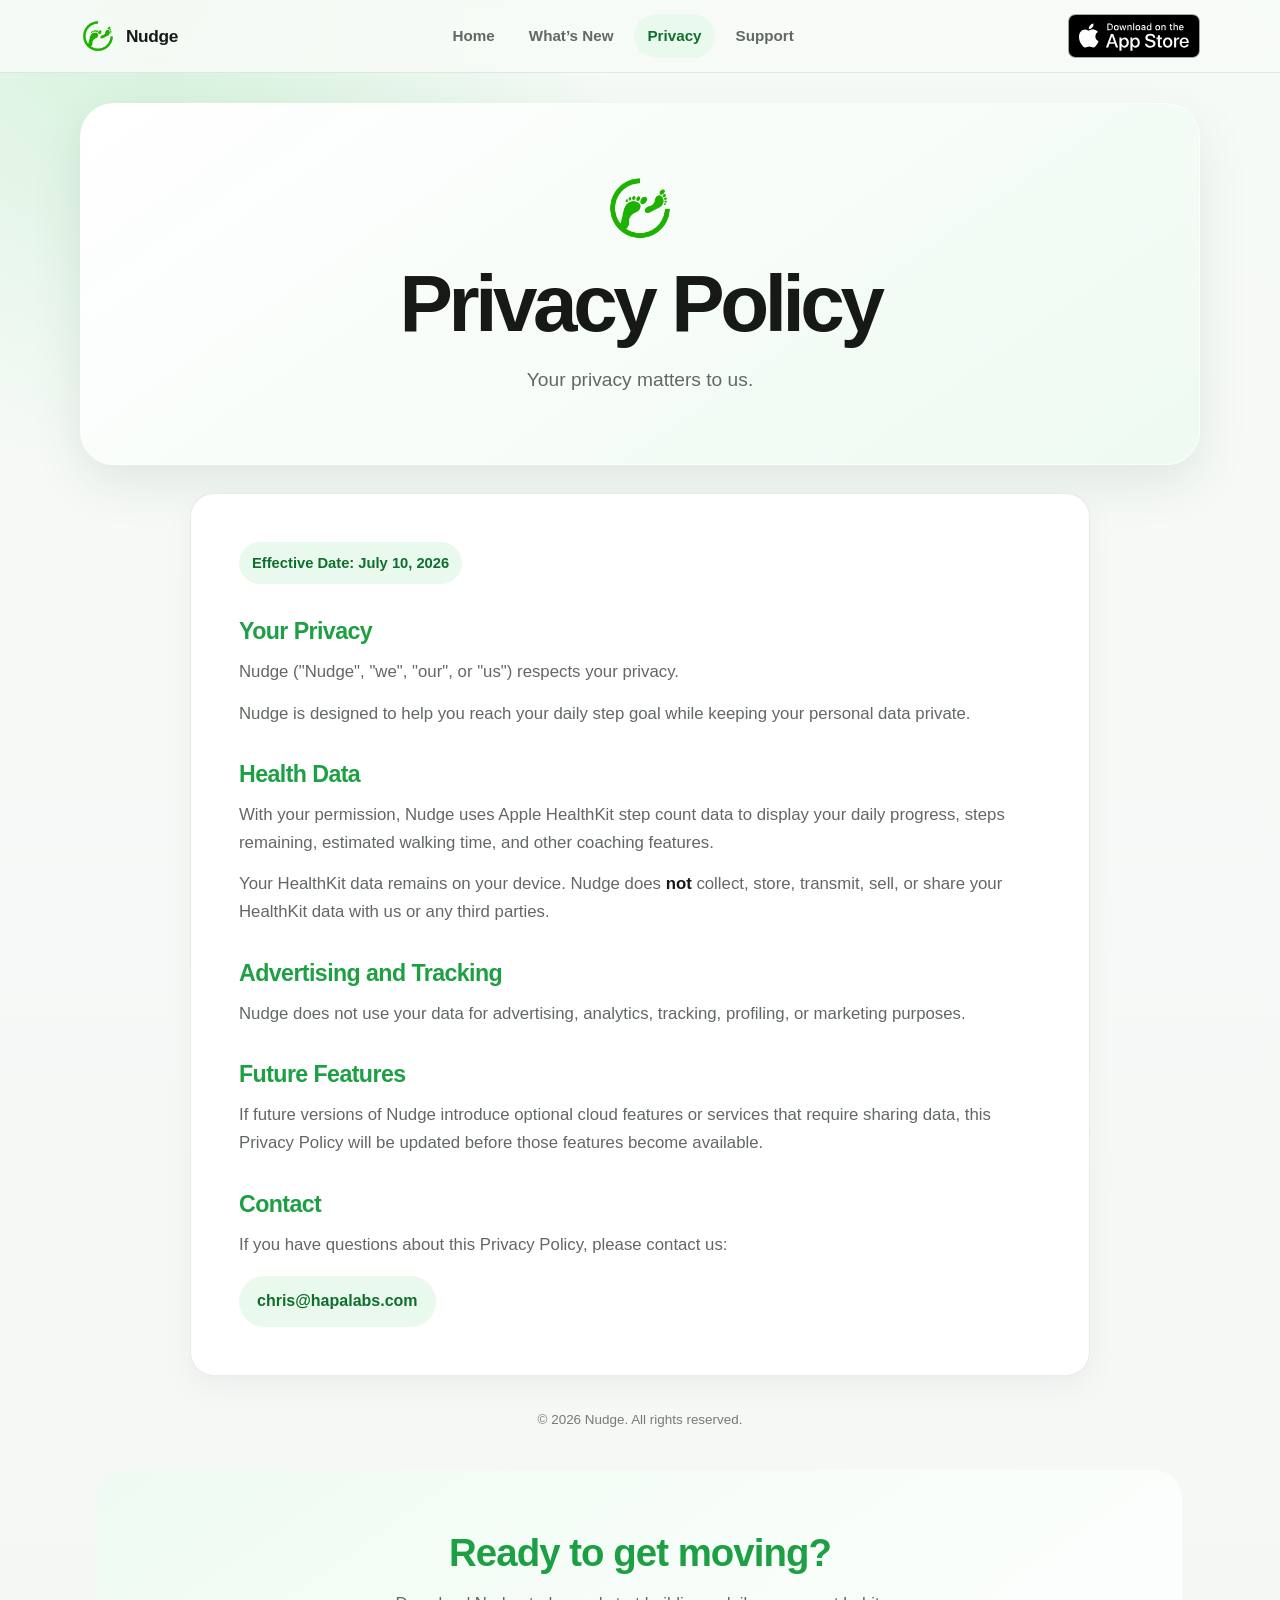
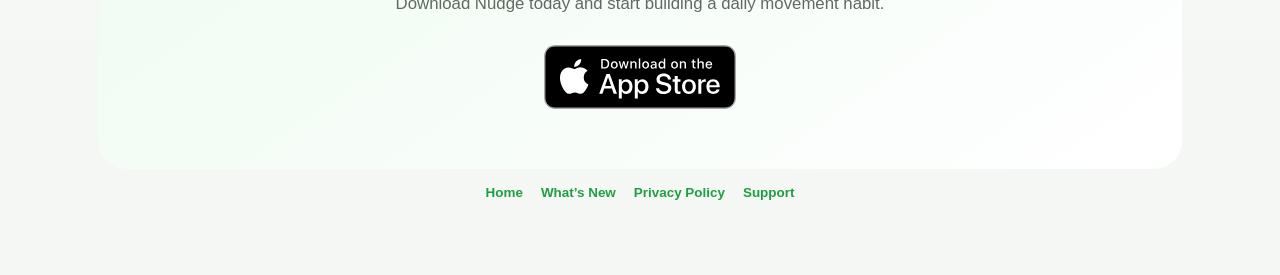
<file: privacy.html>
<!DOCTYPE html>
<html lang="en">

<head>
  <meta charset="UTF-8">
  <meta name="viewport" content="width=device-width, initial-scale=1.0">

  <title>Nudge | Privacy Policy</title>

  <meta
    name="description"
    content="Learn how Nudge uses Apple Health data and protects your privacy."
  />

  <meta name="theme-color" content="#34C759">

  <style>
    :root {
      --green: #34C759;
      --green-dark: #1d9f43;
      --green-deep: #0f6f2b;
      --green-soft: #eaf9ee;
      --background: #f5f7f5;
      --surface: rgba(255, 255, 255, 0.92);
      --surface-solid: #ffffff;
      --text: #171917;
      --muted: #626862;
      --border: rgba(23, 25, 23, 0.09);
      --shadow: 0 18px 50px rgba(20, 65, 31, 0.10);
      --content-width: 1120px;
      --radius-xl: 34px;
      --radius-lg: 24px;
    }

    * {
      box-sizing: border-box;
    }

    html {
      scroll-behavior: smooth;
    }

    body {
      margin: 0;
      color: var(--text);
      background:
        radial-gradient(
          circle at 12% 0%,
          rgba(52, 199, 89, 0.18),
          transparent 30rem
        ),
        linear-gradient(
          180deg,
          #f7fbf8 0%,
          var(--background) 100%
        );
      font-family:
        -apple-system,
        BlinkMacSystemFont,
        "SF Pro Display",
        "SF Pro Text",
        "Helvetica Neue",
        Arial,
        sans-serif;
      line-height: 1.65;
      -webkit-font-smoothing: antialiased;
    }

    img {
      display: block;
      max-width: 100%;
    }

    .site-nav {
      position: sticky;
      top: 0;
      z-index: 1000;
      border-bottom: 1px solid var(--border);
      background: rgba(247, 251, 248, 0.88);
      backdrop-filter: blur(18px);
      -webkit-backdrop-filter: blur(18px);
    }

    .nav-inner {
      width: min(calc(100% - 28px), var(--content-width));
      min-height: 72px;
      margin: 0 auto;
      display: flex;
      align-items: center;
      justify-content: space-between;
      gap: 24px;
    }

    .nav-brand {
      display: inline-flex;
      align-items: center;
      gap: 10px;
      color: var(--text);
      text-decoration: none;
      font-size: 1.08rem;
      font-weight: 780;
      letter-spacing: -0.02em;
    }

    .nav-brand img {
      width: 36px;
      height: 36px;
      object-fit: contain;
    }

    .nav-links {
      display: flex;
      align-items: center;
      gap: 8px;
    }

    .nav-links a {
      padding: 9px 13px;
      border-radius: 999px;
      color: var(--muted);
      text-decoration: none;
      font-size: 0.95rem;
      font-weight: 680;
      transition:
        color 0.2s ease,
        background 0.2s ease;
    }

    .nav-links a:hover,
    .nav-links a:focus-visible {
      color: var(--green-deep);
      background: var(--green-soft);
      outline: none;
    }

    .nav-links a[aria-current="page"] {
      color: var(--green-deep);
      background: var(--green-soft);
    }

    .page {
      width: min(calc(100% - 28px), var(--content-width));
      margin: 0 auto;
      padding: 30px 0 72px;
    }

    .hero {
      padding: 68px 40px;
      text-align: center;
      border: 1px solid rgba(255, 255, 255, 0.75);
      border-radius: var(--radius-xl);
      background:
        linear-gradient(
          145deg,
          rgba(255, 255, 255, 0.98),
          rgba(238, 250, 241, 0.97)
        );
      box-shadow: var(--shadow);
    }

    .hero img {
      width: 72px;
      height: 72px;
      margin: 0 auto 20px;
      object-fit: contain;
    }

    h1 {
      margin: 0;
      font-size: clamp(2.8rem, 7vw, 5rem);
      line-height: 1;
      letter-spacing: -0.055em;
    }

    .hero p {
      max-width: 650px;
      margin: 20px auto 0;
      color: var(--muted);
      font-size: 1.2rem;
    }

    .card {
      max-width: 900px;
      margin: 28px auto 0;
      padding: 48px;
      border: 1px solid var(--border);
      border-radius: var(--radius-lg);
      background: var(--surface);
      box-shadow: 0 10px 30px rgba(20, 65, 31, 0.05);
      backdrop-filter: blur(18px);
    }

    .effective-date {
      display: inline-block;
      margin-bottom: 34px;
      padding: 9px 13px;
      border-radius: 999px;
      background: var(--green-soft);
      color: var(--green-deep);
      font-size: 0.92rem;
      font-weight: 700;
    }

    .section {
      margin-bottom: 34px;
    }

    .section:last-child {
      margin-bottom: 0;
    }

    h2 {
      margin: 0 0 12px;
      color: var(--green-dark);
      font-size: 1.45rem;
      line-height: 1.2;
      letter-spacing: -0.025em;
    }

    p {
      margin: 0 0 14px;
      color: var(--muted);
      font-size: 1.05rem;
    }

    p:last-child {
      margin-bottom: 0;
    }

    strong {
      color: var(--text);
    }

    a {
      color: var(--green-dark);
      text-decoration: none;
      font-weight: 650;
    }

    a:hover {
      text-decoration: underline;
    }

    .contact-link {
      display: inline-block;
      margin-top: 4px;
      padding: 12px 18px;
      border-radius: 999px;
      background: var(--green-soft);
      color: var(--green-deep);
      font-weight: 720;
    }

    .contact-link:hover {
      text-decoration: none;
      background: #dcf5e3;
    }

    footer {
      padding: 34px 18px 0;
      text-align: center;
      color: #757b75;
      font-size: 0.84rem;
      line-height: 1.55;
    }

    .footer-links {
      display: flex;
      justify-content: center;
      flex-wrap: wrap;
      gap: 8px 18px;
      margin-top: 14px;
    }

    .footer-links a {
      color: var(--green-dark);
      text-decoration: none;
      font-weight: 680;
    }

    .footer-links a:hover {
      text-decoration: underline;
    }

    @media (max-width: 680px) {
      .nav-inner {
        min-height: 64px;
      }

      .nav-brand span {
        display: none;
      }

      .nav-brand img {
        width: 34px;
        height: 34px;
      }

      .nav-links {
        gap: 2px;
      }

      .nav-links a {
        padding: 8px 10px;
        font-size: 0.9rem;
      }

      .page {
        width: min(calc(100% - 18px), var(--content-width));
        padding-top: 18px;
      }

      .hero {
        padding: 48px 24px;
        border-radius: 24px;
      }

      .hero img {
        width: 62px;
        height: 62px;
      }

      .card {
        padding: 32px 24px;
      }
    }

    @media (prefers-color-scheme: dark) {
      :root {
        --background: #0d100e;
        --surface: rgba(25, 29, 26, 0.92);
        --surface-solid: #1b201c;
        --text: #f5f7f5;
        --muted: #b6bdb7;
        --border: rgba(255, 255, 255, 0.09);
        --green-soft: rgba(52, 199, 89, 0.17);
        --shadow: 0 20px 52px rgba(0, 0, 0, 0.30);
      }

      body {
        background:
          radial-gradient(
            circle at 12% 0%,
            rgba(52, 199, 89, 0.18),
            transparent 30rem
          ),
          #0d100e;
      }

      .site-nav {
        background: rgba(13, 16, 14, 0.88);
      }

      .hero {
        border-color: rgba(255, 255, 255, 0.08);
        background:
          linear-gradient(
            145deg,
            rgba(27, 32, 28, 0.98),
            rgba(18, 27, 20, 0.98)
          );
      }

      .contact-link:hover {
        background: rgba(52, 199, 89, 0.25);
      }
    }
    .nav-store img {
    height: 44px;
    width: auto;
    transition: transform .2s ease;
}

.nav-store img:hover {
    transform: scale(1.04);
}

@media (max-width:900px){

.nav-store{
    display:none;
}

}
    .download-section{

    margin-top:40px;
    padding:60px 30px;

    text-align:center;

    border-radius:28px;

    background:
    linear-gradient(
    145deg,
    #effbf2,
    #ffffff);

}

.download-section h2{

    margin-bottom:14px;

    font-size:2.4rem;

}

.download-section p{

    max-width:650px;

    margin:0 auto 28px;

}

.app-store-badge{

    height:64px;

    width:auto;

    margin:auto;

    transition:.2s;

}

.app-store-badge:hover{

    transform:scale(1.05);

}
  </style>
</head>

<body>
  <nav class="site-nav" aria-label="Main navigation">
    <div class="nav-inner">
      <a class="nav-brand" href="index.html" aria-label="Nudge home">
        <img src="assets/nudge-logo.png" alt="" />
        <span>Nudge</span>
      </a>

      <div class="nav-links">
        <a href="index.html">Home</a>
        <a href="whatsnew.html">What’s New</a>
        <a href="privacy.html" aria-current="page">Privacy</a>
        <a href="support.html">Support</a>
      </div>
      <div class="nav-store">
  <a
    href="https://apps.apple.com/us/app/nudge-your-step-coach/id6785135263"
    target="_blank"
    rel="noopener noreferrer">

    <img
      src="assets/download-on-the-app-store.svg"
      alt="Download on the App Store">

  </a>
</div>
    </div>
  </nav>

  <div class="page">
    <section class="hero">
      <img src="assets/nudge-logo.png" alt="Nudge footprint logo">

      <h1>Privacy Policy</h1>

      <p>
        Your privacy matters to us.
      </p>
    </section>

    <main class="card">
      <div class="effective-date">
        Effective Date: July 10, 2026
      </div>

      <section class="section">
        <h2>Your Privacy</h2>

        <p>
          Nudge ("Nudge", "we", "our", or "us") respects your privacy.
        </p>

        <p>
          Nudge is designed to help you reach your daily step goal while
          keeping your personal data private.
        </p>
      </section>

      <section class="section">
        <h2>Health Data</h2>

        <p>
          With your permission, Nudge uses Apple HealthKit step count data to
          display your daily progress, steps remaining, estimated walking time,
          and other coaching features.
        </p>

        <p>
          Your HealthKit data remains on your device. Nudge does
          <strong>not</strong> collect, store, transmit, sell, or share your
          HealthKit data with us or any third parties.
        </p>
      </section>

      <section class="section">
        <h2>Advertising and Tracking</h2>

        <p>
          Nudge does not use your data for advertising, analytics, tracking,
          profiling, or marketing purposes.
        </p>
      </section>

      <section class="section">
        <h2>Future Features</h2>

        <p>
          If future versions of Nudge introduce optional cloud features or
          services that require sharing data, this Privacy Policy will be
          updated before those features become available.
        </p>
      </section>

      <section class="section">
        <h2>Contact</h2>

        <p>
          If you have questions about this Privacy Policy, please contact us:
        </p>

        <a class="contact-link" href="mailto:chris@hapalabs.com">
          chris@hapalabs.com
        </a>
      </section>
    </main>

    <footer>
      <div>© 2026 Nudge. All rights reserved.</div>
      <section class="download-section">

    <h2>Ready to get moving?</h2>

    <p>
        Download Nudge today and start building a daily movement habit.
    </p>

    <a
      href="https://apps.apple.com/us/app/nudge-your-step-coach/id6785135263"
      target="_blank"
      rel="noopener noreferrer">

        <img
          class="app-store-badge"
          src="assets/download-on-the-app-store.svg"
          alt="Download on the App Store">

    </a>

</section>

      <div class="footer-links">
        <a href="index.html">Home</a>
        <a href="whatsnew.html">What’s New</a>
        <a href="privacy.html">Privacy Policy</a>
        <a href="support.html">Support</a>
      </div>
    </footer>
  </div>
</body>
</html>
</file>
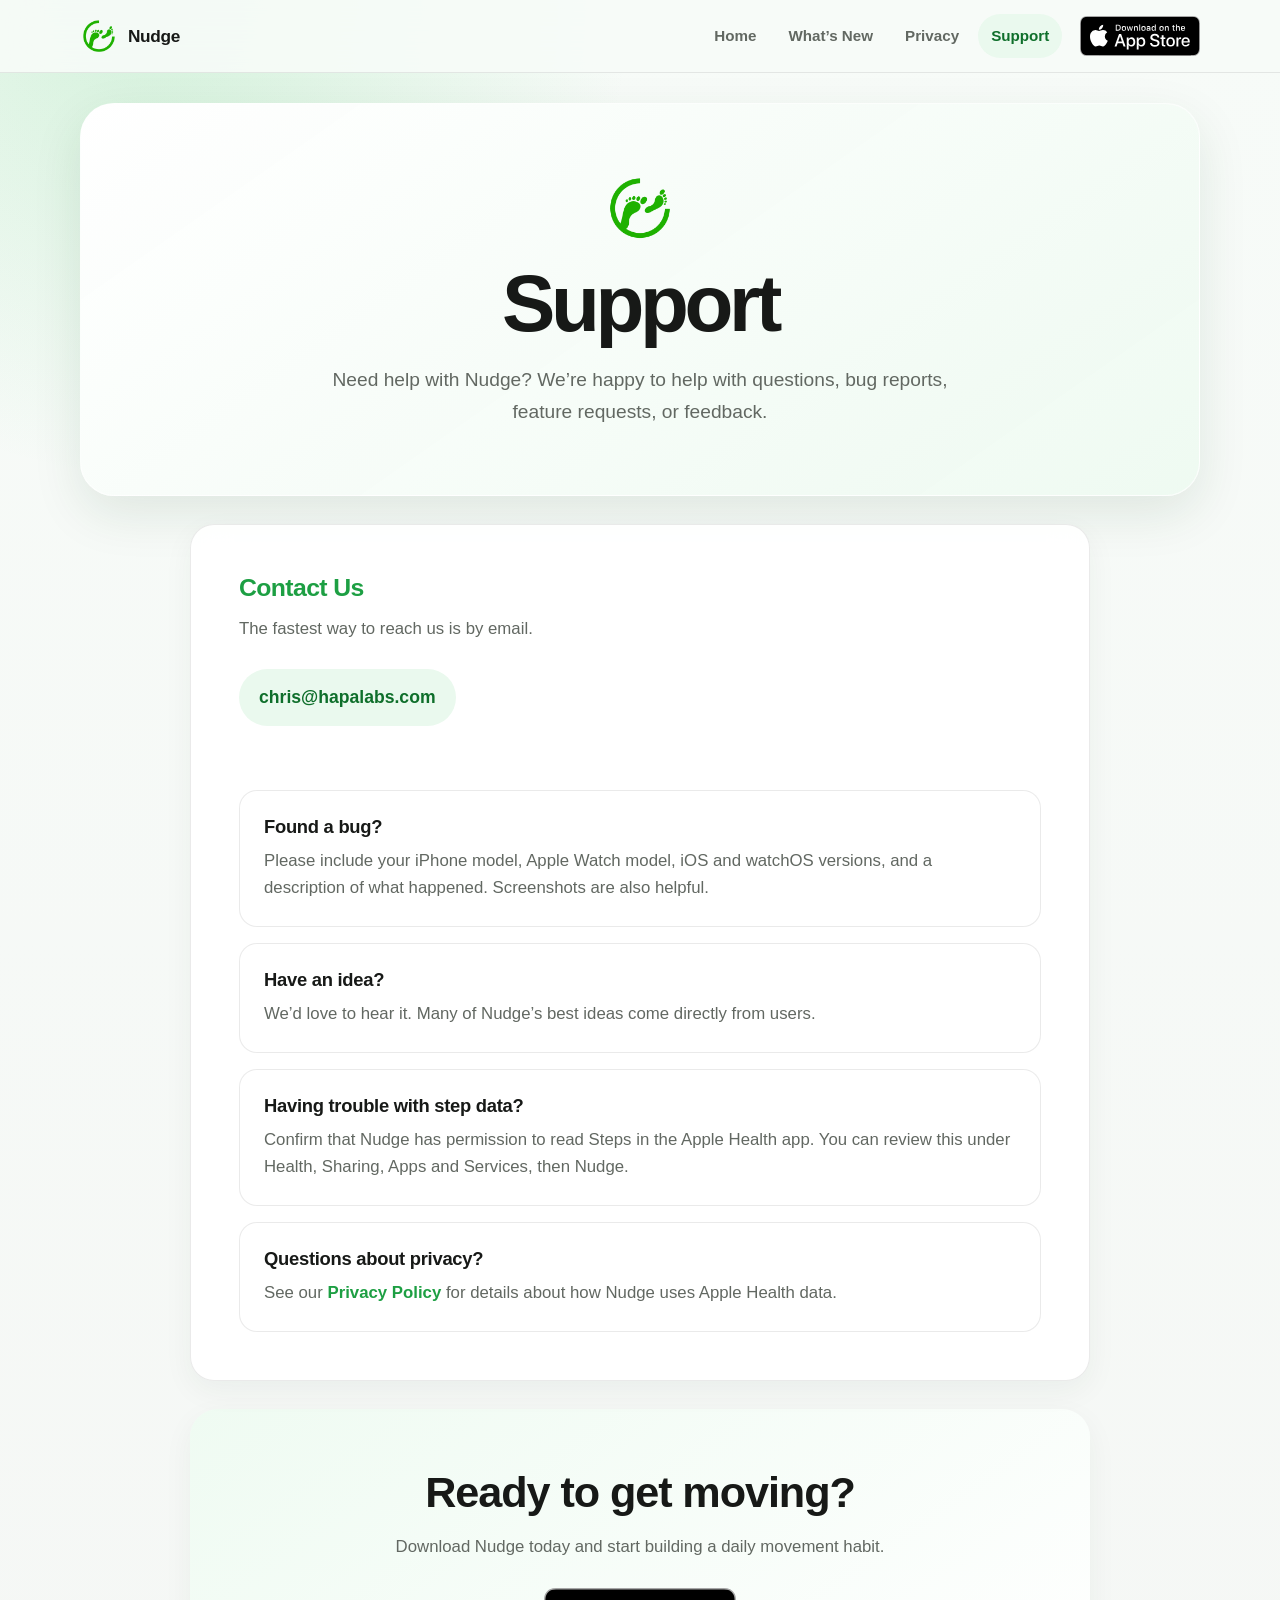
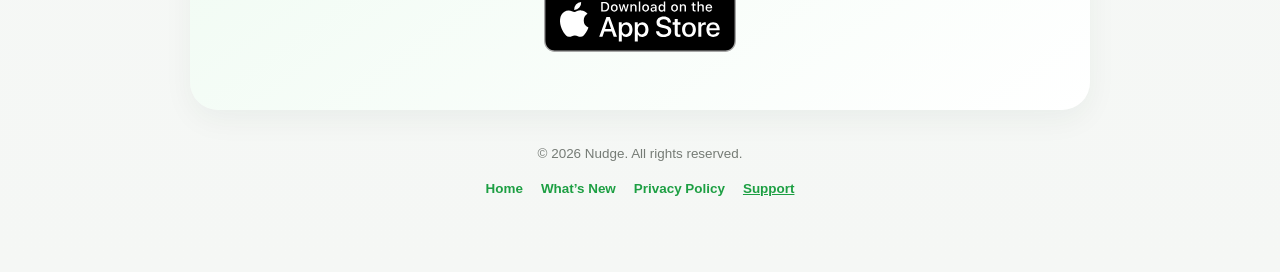
<file: support.html>
<!DOCTYPE html>
<html lang="en">
<head>
  <meta charset="UTF-8" />
  <meta name="viewport" content="width=device-width, initial-scale=1.0" />

  <title>Nudge | Support</title>

  <meta
    name="description"
    content="Get support, report a bug, or share feedback about Nudge."
  />

  <meta name="theme-color" content="#34c759" />

  <link
    rel="icon"
    type="image/png"
    href="assets/nudge-logo.png"
  />

  <style>
    :root {
      --green: #34c759;
      --green-dark: #1d9f43;
      --green-deep: #0f6f2b;
      --green-soft: #eaf9ee;
      --background: #f5f7f5;
      --surface: rgba(255, 255, 255, 0.92);
      --surface-solid: #ffffff;
      --text: #171917;
      --muted: #626862;
      --border: rgba(23, 25, 23, 0.09);
      --shadow: 0 18px 50px rgba(20, 65, 31, 0.10);
      --content-width: 1120px;
      --radius-xl: 34px;
      --radius-lg: 24px;
    }

    * {
      box-sizing: border-box;
    }

    html {
      scroll-behavior: smooth;
    }

    body {
      margin: 0;
      color: var(--text);
      background:
        radial-gradient(
          circle at 12% 0%,
          rgba(52, 199, 89, 0.18),
          transparent 30rem
        ),
        linear-gradient(
          180deg,
          #f7fbf8 0%,
          var(--background) 100%
        );
      font-family:
        -apple-system,
        BlinkMacSystemFont,
        "SF Pro Display",
        "SF Pro Text",
        "Helvetica Neue",
        Arial,
        sans-serif;
      line-height: 1.65;
      -webkit-font-smoothing: antialiased;
    }

    img {
      display: block;
      max-width: 100%;
    }

    a {
      color: var(--green-dark);
      text-decoration: none;
      font-weight: 650;
    }

    a:hover {
      text-decoration: underline;
    }

    /* Navigation */

    .site-nav {
      position: sticky;
      top: 0;
      z-index: 1000;
      border-bottom: 1px solid var(--border);
      background: rgba(247, 251, 248, 0.92);
      backdrop-filter: blur(18px);
      -webkit-backdrop-filter: blur(18px);
    }

    .nav-inner {
      width: min(calc(100% - 28px), var(--content-width));
      min-height: 72px;
      margin: 0 auto;
      display: flex;
      align-items: center;
      justify-content: space-between;
      gap: 24px;
    }

    .nav-brand {
      display: inline-flex;
      align-items: center;
      gap: 10px;
      flex-shrink: 0;
      color: var(--text);
      text-decoration: none;
      font-size: 1.08rem;
      font-weight: 780;
      letter-spacing: -0.02em;
    }

    .nav-brand:hover {
      text-decoration: none;
    }

    .nav-brand img {
      width: 38px;
      height: 38px;
      object-fit: contain;
    }

    .nav-desktop {
      display: flex;
      align-items: center;
      gap: 18px;
    }

    .nav-links {
      display: flex;
      align-items: center;
      gap: 6px;
    }

    .nav-links a,
    .mobile-menu a {
      color: var(--muted);
      text-decoration: none;
      font-weight: 680;
    }

    .nav-links a {
      padding: 9px 13px;
      border-radius: 999px;
      font-size: 0.95rem;
      white-space: nowrap;
      transition:
        color 0.2s ease,
        background 0.2s ease;
    }

    .nav-links a:hover,
    .nav-links a:focus-visible,
    .nav-links a[aria-current="page"],
    .mobile-menu a:hover,
    .mobile-menu a:focus-visible,
    .mobile-menu a[aria-current="page"] {
      color: var(--green-deep);
      background: var(--green-soft);
      text-decoration: none;
      outline: none;
    }

    .nav-store,
    .nav-store-mobile {
      display: inline-flex;
      flex-shrink: 0;
    }

    .nav-store img {
      width: auto;
      height: 40px;
      transition: transform 0.2s ease;
    }

    .nav-store img:hover {
      transform: scale(1.04);
    }

    .nav-store-mobile img {
      width: auto;
      height: 34px;
    }

    .nav-mobile-actions {
      display: none;
      align-items: center;
      gap: 10px;
    }

    .menu-button {
      width: 44px;
      height: 44px;
      padding: 0;
      display: grid;
      place-content: center;
      gap: 5px;
      border: 1px solid var(--border);
      border-radius: 14px;
      background: var(--surface-solid);
      cursor: pointer;
    }

    .menu-button span {
      display: block;
      width: 20px;
      height: 2px;
      border-radius: 999px;
      background: var(--text);
      transition:
        transform 0.2s ease,
        opacity 0.2s ease;
    }

    .menu-button[aria-expanded="true"] span:nth-child(1) {
      transform: translateY(7px) rotate(45deg);
    }

    .menu-button[aria-expanded="true"] span:nth-child(2) {
      opacity: 0;
    }

    .menu-button[aria-expanded="true"] span:nth-child(3) {
      transform: translateY(-7px) rotate(-45deg);
    }

    .mobile-menu {
      display: none;
      width: min(calc(100% - 28px), var(--content-width));
      margin: 0 auto;
      padding: 0 0 14px;
    }

    .mobile-menu.open {
      display: grid;
    }

    .mobile-menu a {
      padding: 14px 16px;
      border-radius: 14px;
    }

    /* Page layout */

    .page {
      width: min(calc(100% - 28px), var(--content-width));
      margin: 0 auto;
      padding: 30px 0 72px;
    }

    .hero {
      padding: 68px 40px;
      text-align: center;
      border: 1px solid rgba(255, 255, 255, 0.75);
      border-radius: var(--radius-xl);
      background:
        linear-gradient(
          145deg,
          rgba(255, 255, 255, 0.98),
          rgba(238, 250, 241, 0.97)
        );
      box-shadow: var(--shadow);
    }

    .hero img {
      width: 72px;
      height: 72px;
      margin: 0 auto 20px;
      object-fit: contain;
    }

    h1 {
      margin: 0;
      font-size: clamp(2.8rem, 7vw, 5rem);
      line-height: 1;
      letter-spacing: -0.055em;
    }

    .hero p {
      max-width: 680px;
      margin: 20px auto 0;
      color: var(--muted);
      font-size: 1.2rem;
    }

    .card {
      max-width: 900px;
      margin: 28px auto 0;
      padding: 48px;
      border: 1px solid var(--border);
      border-radius: var(--radius-lg);
      background: var(--surface);
      box-shadow: 0 10px 30px rgba(20, 65, 31, 0.05);
      backdrop-filter: blur(18px);
      -webkit-backdrop-filter: blur(18px);
    }

    h2 {
      margin: 0 0 12px;
      color: var(--green-dark);
      font-size: 1.55rem;
      line-height: 1.2;
      letter-spacing: -0.025em;
    }

    h3 {
      margin: 0 0 8px;
      color: var(--text);
      font-size: 1.15rem;
      line-height: 1.3;
      letter-spacing: -0.015em;
    }

    p {
      margin: 0 0 14px;
      color: var(--muted);
      font-size: 1.05rem;
    }

    p:last-child {
      margin-bottom: 0;
    }

    .email {
      display: inline-block;
      margin: 12px 0 30px;
      padding: 14px 20px;
      border-radius: 999px;
      background: var(--green-soft);
      color: var(--green-deep);
      font-size: 1.1rem;
      font-weight: 720;
    }

    .email:hover {
      text-decoration: none;
      background: #dcf5e3;
    }

    .faq {
      display: grid;
      gap: 16px;
      margin-top: 34px;
    }

    .faq-item {
      padding: 24px;
      border: 1px solid var(--border);
      border-radius: 18px;
      background: var(--surface-solid);
    }

    /* Download section */

    .download-section {
      max-width: 900px;
      margin: 28px auto 0;
      padding: 58px 30px;
      text-align: center;
      border-radius: 28px;
      background:
        linear-gradient(
          145deg,
          #effbf2,
          #ffffff
        );
      box-shadow: 0 10px 30px rgba(20, 65, 31, 0.05);
    }

    .download-section h2 {
      margin-bottom: 14px;
      color: var(--text);
      font-size: clamp(2rem, 5vw, 2.7rem);
    }

    .download-section p {
      max-width: 650px;
      margin: 0 auto 28px;
    }

    .app-store-badge {
      width: auto;
      height: 64px;
      margin: 0 auto;
      transition: transform 0.2s ease;
    }

    .app-store-badge:hover {
      transform: scale(1.05);
    }

    /* Footer */

    .site-footer {
      padding: 34px 18px 0;
      text-align: center;
      color: #757b75;
      font-size: 0.84rem;
      line-height: 1.55;
    }

    .footer-links {
      display: flex;
      justify-content: center;
      flex-wrap: wrap;
      gap: 8px 18px;
      margin-top: 14px;
    }

    .footer-links a {
      color: var(--green-dark);
      text-decoration: none;
      font-weight: 680;
    }

    .footer-links a:hover,
    .footer-links a[aria-current="page"] {
      text-decoration: underline;
    }

    /* Responsive navigation */

    @media (max-width: 820px) {
      .nav-inner {
        min-height: 66px;
      }

      .nav-desktop {
        display: none;
      }

      .nav-mobile-actions {
        display: flex;
      }

      .nav-brand span {
        display: none;
      }
    }

    @media (max-width: 680px) {
      .page {
        width: min(calc(100% - 18px), var(--content-width));
        padding-top: 18px;
      }

      .hero {
        padding: 48px 24px;
        border-radius: 24px;
      }

      .hero img {
        width: 62px;
        height: 62px;
      }

      .card {
        padding: 32px 24px;
      }

      .faq-item {
        padding: 20px;
      }

      .download-section {
        padding: 42px 24px;
      }

      .app-store-badge {
        height: 56px;
      }
    }

    @media (max-width: 430px) {
      .nav-store-mobile img {
        height: 31px;
      }

      .menu-button {
        width: 42px;
        height: 42px;
      }
    }

    /* Dark mode */

    @media (prefers-color-scheme: dark) {
      :root {
        --background: #0d100e;
        --surface: rgba(25, 29, 26, 0.92);
        --surface-solid: #1b201c;
        --text: #f5f7f5;
        --muted: #b6bdb7;
        --border: rgba(255, 255, 255, 0.09);
        --green-soft: rgba(52, 199, 89, 0.17);
        --shadow: 0 20px 52px rgba(0, 0, 0, 0.30);
      }

      body {
        background:
          radial-gradient(
            circle at 12% 0%,
            rgba(52, 199, 89, 0.18),
            transparent 30rem
          ),
          #0d100e;
      }

      .site-nav {
        background: rgba(13, 16, 14, 0.92);
      }

      .hero {
        border-color: rgba(255, 255, 255, 0.08);
        background:
          linear-gradient(
            145deg,
            rgba(27, 32, 28, 0.98),
            rgba(18, 27, 20, 0.98)
          );
      }

      .card {
        border-color: rgba(255, 255, 255, 0.09);
        background: rgba(25, 29, 26, 0.92);
      }

      .faq-item {
        border-color: rgba(255, 255, 255, 0.09);
        background: #1b201c;
      }

      .download-section {
        background:
          linear-gradient(
            145deg,
            rgba(22, 56, 30, 0.9),
            rgba(25, 29, 26, 0.95)
          );
      }

      .email:hover {
        background: rgba(52, 199, 89, 0.25);
      }
    }
  </style>
</head>

<body>
  <nav class="site-nav" aria-label="Main navigation">
    <div class="nav-inner">
      <a
        class="nav-brand"
        href="index.html"
        aria-label="Nudge home"
      >
        <img
          src="assets/nudge-logo.png"
          alt=""
        />

        <span>Nudge</span>
      </a>

      <div class="nav-desktop">
        <div class="nav-links">
          <a href="index.html">
            Home
          </a>

          <a href="whatsnew.html">
            What’s New
          </a>

          <a href="privacy.html">
            Privacy
          </a>

          <a
            href="support.html"
            aria-current="page"
          >
            Support
          </a>
        </div>

        <a
          class="nav-store"
          href="https://apps.apple.com/us/app/nudge-your-step-coach/id6785135263"
          target="_blank"
          rel="noopener noreferrer"
          aria-label="Download Nudge on the App Store"
        >
          <img
            src="assets/download-on-the-app-store.svg"
            alt="Download on the App Store"
          />
        </a>
      </div>

      <div class="nav-mobile-actions">
        <a
          class="nav-store-mobile"
          href="https://apps.apple.com/us/app/nudge-your-step-coach/id6785135263"
          target="_blank"
          rel="noopener noreferrer"
          aria-label="Download Nudge on the App Store"
        >
          <img
            src="assets/download-on-the-app-store.svg"
            alt="Download on the App Store"
          />
        </a>

        <button
          class="menu-button"
          type="button"
          aria-expanded="false"
          aria-controls="mobile-menu"
          aria-label="Open navigation menu"
        >
          <span></span>
          <span></span>
          <span></span>
        </button>
      </div>
    </div>

    <div
      class="mobile-menu"
      id="mobile-menu"
    >
      <a href="index.html">
        Home
      </a>

      <a href="whatsnew.html">
        What’s New
      </a>

      <a href="privacy.html">
        Privacy
      </a>

      <a
        href="support.html"
        aria-current="page"
      >
        Support
      </a>
    </div>
  </nav>

  <div class="page">
    <header class="hero">
      <img
        src="assets/nudge-logo.png"
        alt="Nudge footprint logo"
      />

      <h1>Support</h1>

      <p>
        Need help with Nudge? We’re happy to help with questions,
        bug reports, feature requests, or feedback.
      </p>
    </header>

    <main class="card">
      <h2>Contact Us</h2>

      <p>
        The fastest way to reach us is by email.
      </p>

      <a
        class="email"
        href="mailto:chris@hapalabs.com"
      >
        chris@hapalabs.com
      </a>

      <div class="faq">
        <section class="faq-item">
          <h3>Found a bug?</h3>

          <p>
            Please include your iPhone model, Apple Watch model,
            iOS and watchOS versions, and a description of what happened.
            Screenshots are also helpful.
          </p>
        </section>

        <section class="faq-item">
          <h3>Have an idea?</h3>

          <p>
            We’d love to hear it. Many of Nudge’s best ideas come directly
            from users.
          </p>
        </section>

        <section class="faq-item">
          <h3>Having trouble with step data?</h3>

          <p>
            Confirm that Nudge has permission to read Steps in the Apple
            Health app. You can review this under Health, Sharing, Apps and
            Services, then Nudge.
          </p>
        </section>

        <section class="faq-item">
          <h3>Questions about privacy?</h3>

          <p>
            See our
            <a href="privacy.html">Privacy Policy</a>
            for details about how Nudge uses Apple Health data.
          </p>
        </section>
      </div>
    </main>

    <section class="download-section">
      <h2>Ready to get moving?</h2>

      <p>
        Download Nudge today and start building a daily movement habit.
      </p>

      <a
        href="https://apps.apple.com/us/app/nudge-your-step-coach/id6785135263"
        target="_blank"
        rel="noopener noreferrer"
        aria-label="Download Nudge on the App Store"
      >
        <img
          class="app-store-badge"
          src="assets/download-on-the-app-store.svg"
          alt="Download on the App Store"
        />
      </a>
    </section>

    <footer class="site-footer">
      <div>
        © 2026 Nudge. All rights reserved.
      </div>

      <div class="footer-links">
        <a href="index.html">
          Home
        </a>

        <a href="whatsnew.html">
          What’s New
        </a>

        <a href="privacy.html">
          Privacy Policy
        </a>

        <a
          href="support.html"
          aria-current="page"
        >
          Support
        </a>
      </div>
    </footer>
  </div>

  <script>
    const menuButton = document.querySelector(".menu-button");
    const mobileMenu = document.querySelector(".mobile-menu");

    if (menuButton && mobileMenu) {
      menuButton.addEventListener("click", () => {
        const isOpen =
          menuButton.getAttribute("aria-expanded") === "true";

        menuButton.setAttribute(
          "aria-expanded",
          String(!isOpen)
        );

        menuButton.setAttribute(
          "aria-label",
          isOpen
            ? "Open navigation menu"
            : "Close navigation menu"
        );

        mobileMenu.classList.toggle(
          "open",
          !isOpen
        );
      });

      mobileMenu.querySelectorAll("a").forEach((link) => {
        link.addEventListener("click", () => {
          menuButton.setAttribute(
            "aria-expanded",
            "false"
          );

          menuButton.setAttribute(
            "aria-label",
            "Open navigation menu"
          );

          mobileMenu.classList.remove("open");
        });
      });
    }
  </script>
</body>
</html>
</file>
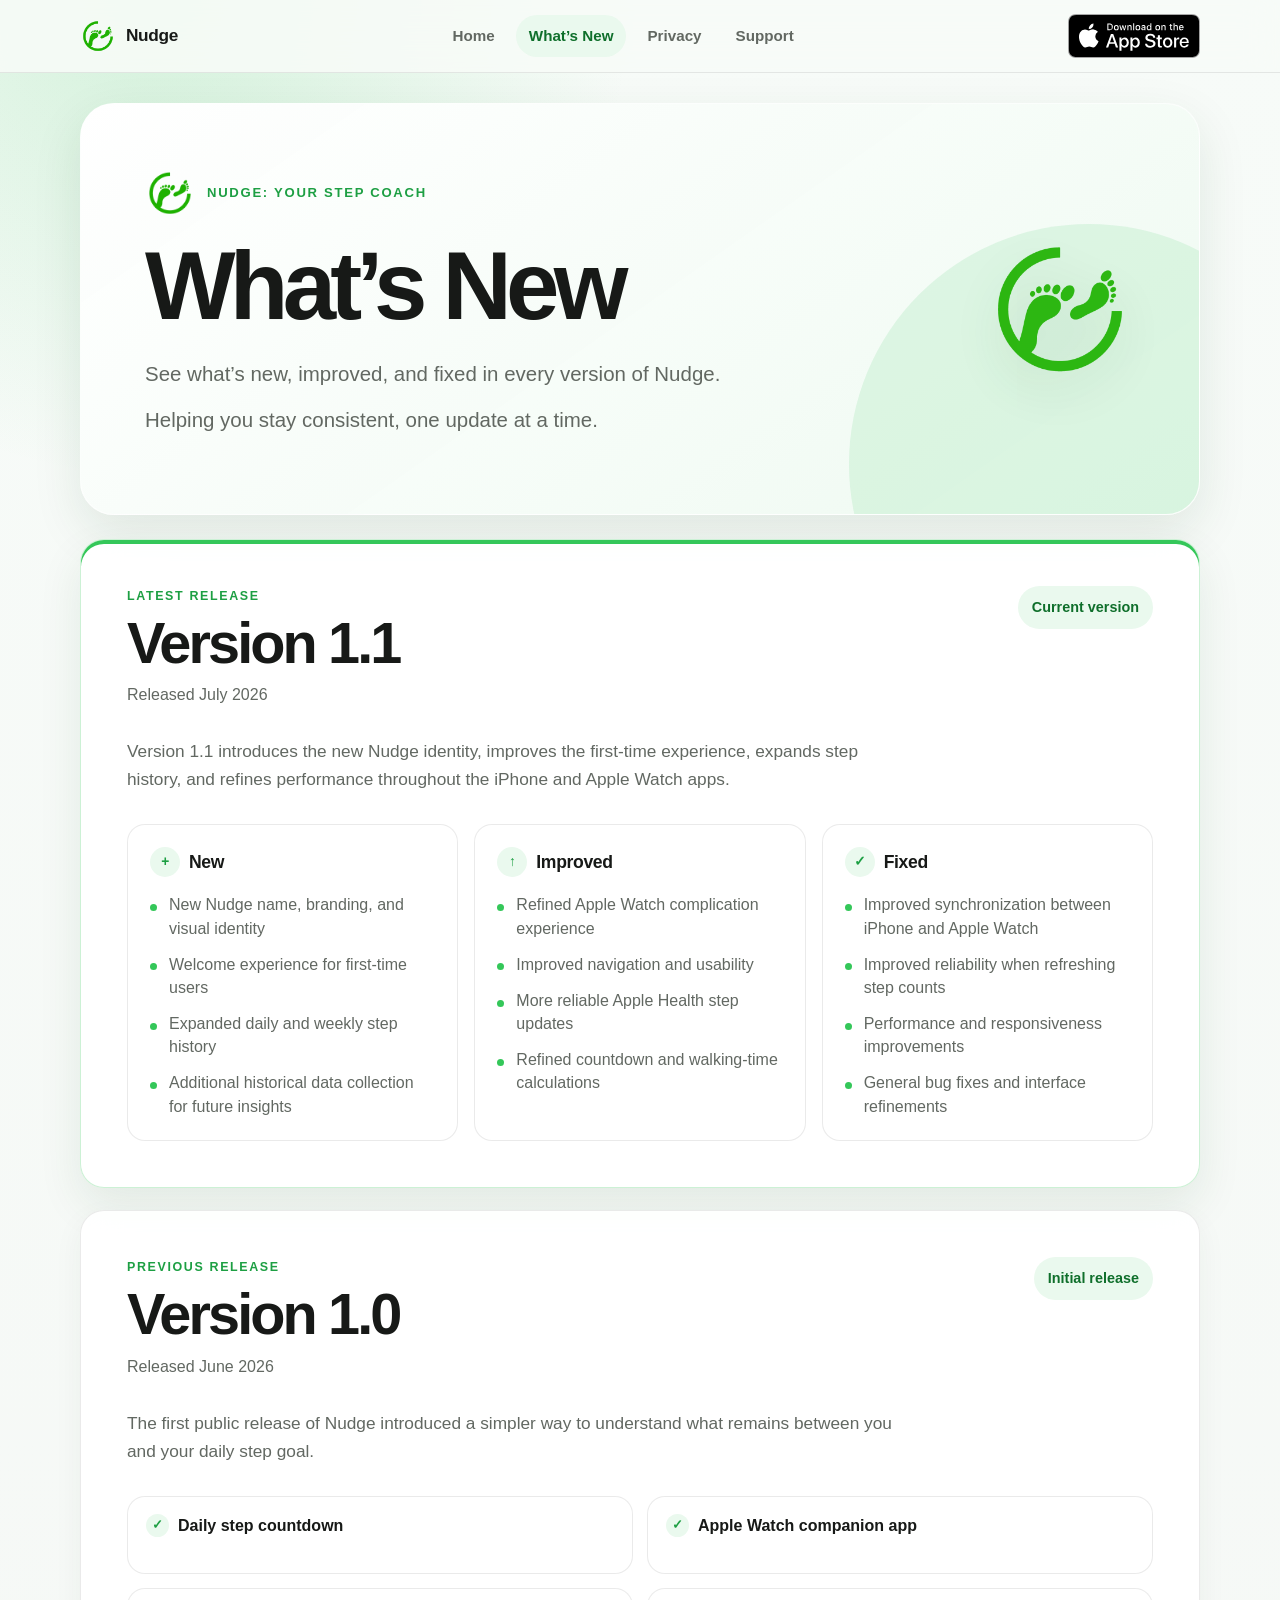
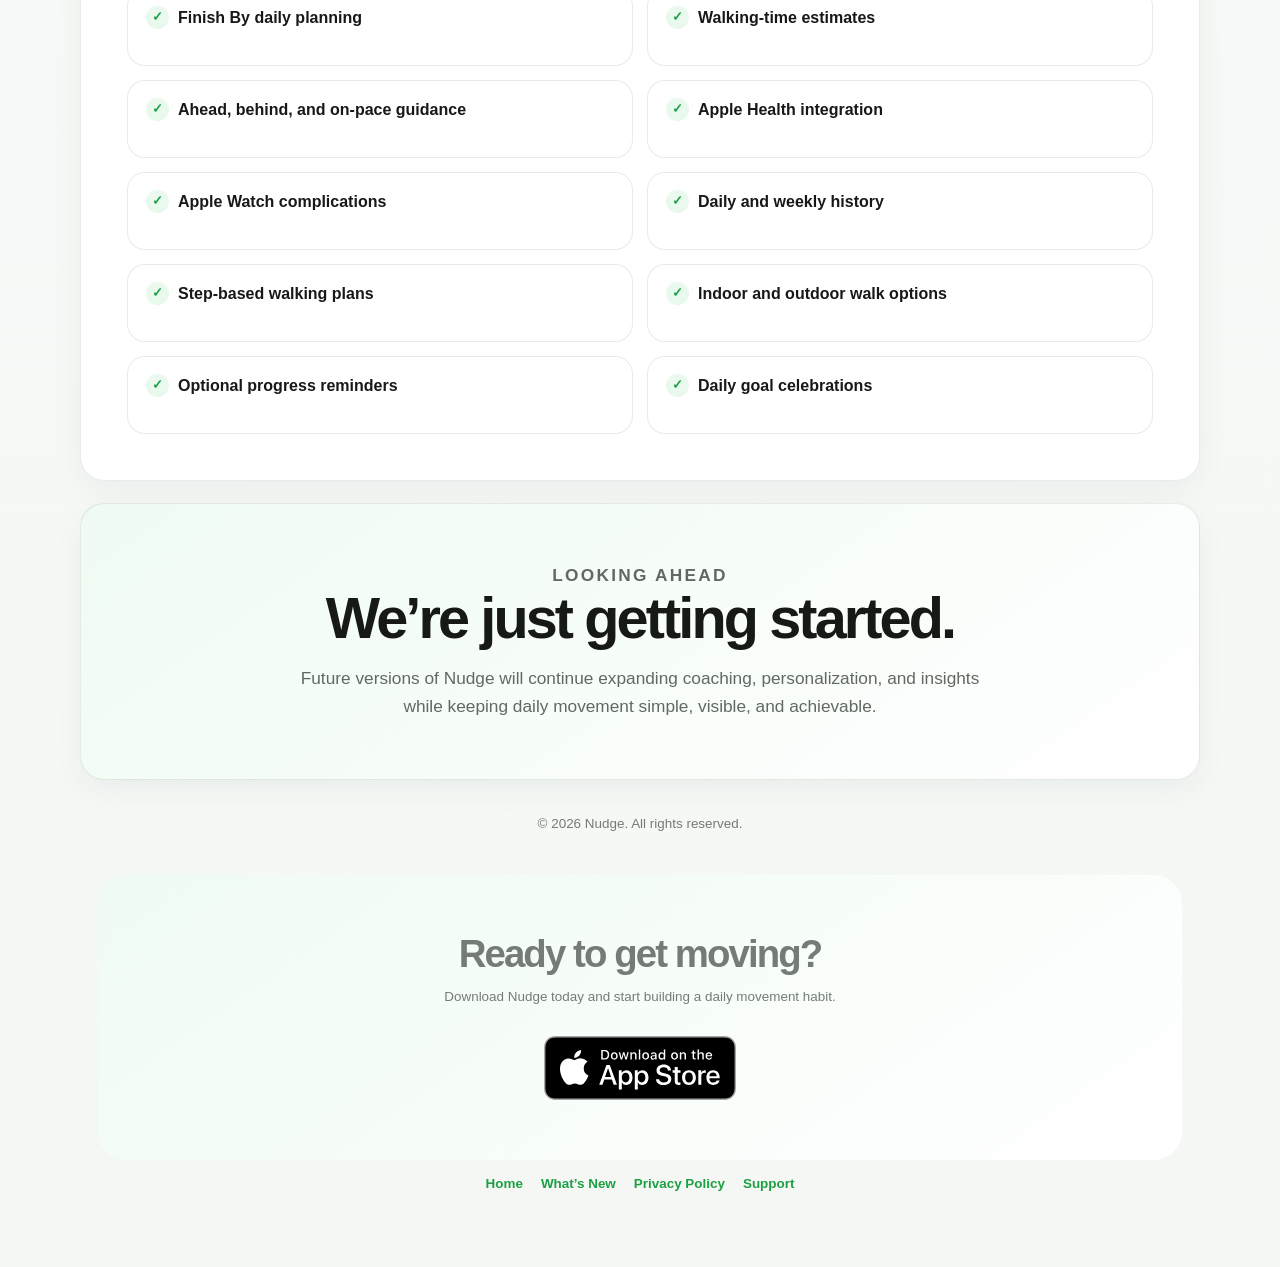
<file: whatsnew.html>
<!DOCTYPE html>
<html lang="en">
<head>
  <meta charset="UTF-8" />
  <meta name="viewport" content="width=device-width, initial-scale=1.0" />

  <title>Nudge | What’s New</title>

  <meta
    name="description"
    content="See what’s new in the latest versions of Nudge: Your Step Coach."
  />

  <meta name="theme-color" content="#34c759" />

  <link rel="icon" type="image/png" href="assets/nudge-logo.png" />

  <style>
    :root {
      --green: #34c759;
      --green-dark: #1d9f43;
      --green-deep: #0f6f2b;
      --green-soft: #eaf9ee;
      --background: #f5f7f5;
      --surface: rgba(255, 255, 255, 0.92);
      --surface-solid: #ffffff;
      --text: #171917;
      --muted: #626862;
      --border: rgba(23, 25, 23, 0.09);
      --shadow: 0 18px 50px rgba(20, 65, 31, 0.10);
      --content-width: 1120px;
      --radius-xl: 34px;
      --radius-lg: 24px;
      --radius-md: 18px;
    }

    * {
      box-sizing: border-box;
    }

    html {
      scroll-behavior: smooth;
    }

    body {
      margin: 0;
      color: var(--text);
      background:
        radial-gradient(
          circle at 12% 0%,
          rgba(52, 199, 89, 0.18),
          transparent 30rem
        ),
        linear-gradient(
          180deg,
          #f7fbf8 0%,
          var(--background) 100%
        );
      font-family:
        -apple-system,
        BlinkMacSystemFont,
        "SF Pro Display",
        "SF Pro Text",
        "Helvetica Neue",
        Arial,
        sans-serif;
      line-height: 1.62;
      -webkit-font-smoothing: antialiased;
    }

    img {
      display: block;
      max-width: 100%;
    }

    a {
      color: inherit;
    }

    .site-nav {
      position: sticky;
      top: 0;
      z-index: 1000;
      border-bottom: 1px solid var(--border);
      background: rgba(247, 251, 248, 0.88);
      backdrop-filter: blur(18px);
      -webkit-backdrop-filter: blur(18px);
    }

    .nav-inner {
      width: min(calc(100% - 28px), var(--content-width));
      min-height: 72px;
      margin: 0 auto;
      display: flex;
      align-items: center;
      justify-content: space-between;
      gap: 24px;
    }

    .nav-brand {
      display: inline-flex;
      align-items: center;
      gap: 10px;
      color: var(--text);
      text-decoration: none;
      font-size: 1.08rem;
      font-weight: 780;
      letter-spacing: -0.02em;
    }

    .nav-brand img {
      width: 36px;
      height: 36px;
      object-fit: contain;
    }

    .nav-links {
      display: flex;
      align-items: center;
      gap: 8px;
    }

    .nav-links a {
      padding: 9px 13px;
      border-radius: 999px;
      color: var(--muted);
      text-decoration: none;
      font-size: 0.95rem;
      font-weight: 680;
      transition:
        color 0.2s ease,
        background 0.2s ease;
    }

    .nav-links a:hover,
    .nav-links a:focus-visible {
      color: var(--green-deep);
      background: var(--green-soft);
      outline: none;
    }

    .nav-links a[aria-current="page"] {
      color: var(--green-deep);
      background: var(--green-soft);
    }

    .page {
      width: min(calc(100% - 28px), var(--content-width));
      margin: 0 auto;
      padding: 30px 0 72px;
    }
    .nav-store img {
    height: 44px;
    width: auto;
    transition: transform .2s ease;
    }
    
    .nav-store img:hover {
        transform: scale(1.04);
    }
    
    @media (max-width:900px){
    
    .nav-store{
        display:none;
    }
    
    }
        .nav-store img {
        height: 44px;
        width: auto;
        transition: transform .2s ease;
    }
    
    .nav-store img:hover {
        transform: scale(1.04);
    }
    
    @media (max-width:900px){
    
    .nav-store{
        display:none;
    }
    
    }
    .hero {
      position: relative;
      overflow: hidden;
      display: grid;
      grid-template-columns: 1fr auto;
      align-items: center;
      min-height: 390px;
      padding: 64px;
      border: 1px solid rgba(255, 255, 255, 0.75);
      border-radius: var(--radius-xl);
      background:
        linear-gradient(
          145deg,
          rgba(255, 255, 255, 0.98),
          rgba(238, 250, 241, 0.97)
        );
      box-shadow: var(--shadow);
    }

    .hero::before {
      content: "";
      position: absolute;
      right: -130px;
      bottom: -190px;
      width: 480px;
      height: 480px;
      border-radius: 50%;
      background: rgba(52, 199, 89, 0.12);
    }

    .hero-copy {
      position: relative;
      z-index: 1;
      max-width: 760px;
    }

    .brand-row {
      display: inline-flex;
      align-items: center;
      gap: 12px;
      margin-bottom: 22px;
    }

    .brand-row img {
      width: 50px;
      height: 50px;
      object-fit: contain;
    }

    .eyebrow {
      margin: 0;
      color: var(--green-dark);
      font-size: 0.82rem;
      font-weight: 800;
      letter-spacing: 0.13em;
      text-transform: uppercase;
    }

    h1 {
      margin: 0;
      font-size: clamp(3.3rem, 8vw, 6rem);
      line-height: 0.96;
      letter-spacing: -0.06em;
    }

    .hero-intro {
      max-width: 680px;
      margin-top: 26px;
      color: var(--muted);
      font-size: clamp(1.08rem, 2.1vw, 1.28rem);
      line-height: 1.55;
    }

    .hero-intro p {
      margin: 0 0 14px;
    }

    .hero-logo {
      position: relative;
      z-index: 1;
      width: 150px;
      margin-left: 40px;
      opacity: 0.92;
      filter: drop-shadow(0 18px 28px rgba(20, 80, 35, 0.14));
    }

    main {
      display: grid;
      gap: 22px;
      margin-top: 24px;
    }

    .release-card {
      position: relative;
      padding: 46px;
      border: 1px solid var(--border);
      border-radius: var(--radius-lg);
      background: var(--surface);
      box-shadow: 0 10px 30px rgba(20, 65, 31, 0.05);
      backdrop-filter: blur(18px);
    }

    .release-card.latest {
      border-color: rgba(52, 199, 89, 0.25);
      box-shadow:
        0 18px 45px rgba(20, 80, 35, 0.09),
        inset 0 4px 0 var(--green);
    }

    .release-header {
      display: flex;
      align-items: flex-start;
      justify-content: space-between;
      gap: 24px;
      margin-bottom: 30px;
    }

    .release-title-wrap {
      min-width: 0;
    }

    .section-label {
      margin: 0 0 9px;
      color: var(--green-dark);
      font-size: 0.78rem;
      font-weight: 820;
      letter-spacing: 0.13em;
      text-transform: uppercase;
    }

    h2 {
      margin: 0;
      font-size: clamp(2.2rem, 5vw, 3.6rem);
      line-height: 1;
      letter-spacing: -0.05em;
    }

    .release-date {
      margin: 10px 0 0;
      color: var(--muted);
      font-size: 1rem;
    }

    .version-badge {
      flex: 0 0 auto;
      padding: 10px 14px;
      border-radius: 999px;
      background: var(--green-soft);
      color: var(--green-deep);
      font-size: 0.9rem;
      font-weight: 760;
      white-space: nowrap;
    }

    .release-summary {
      max-width: 780px;
      margin: 0 0 30px;
      color: var(--muted);
      font-size: 1.08rem;
    }

    .change-groups {
      display: grid;
      grid-template-columns: repeat(3, minmax(0, 1fr));
      gap: 16px;
    }

    .change-group {
      padding: 22px;
      border: 1px solid var(--border);
      border-radius: var(--radius-md);
      background: var(--surface-solid);
    }

    .change-group h3 {
      display: flex;
      align-items: center;
      gap: 9px;
      margin: 0 0 16px;
      font-size: 1.1rem;
      letter-spacing: -0.02em;
    }

    .change-icon {
      display: grid;
      width: 30px;
      height: 30px;
      place-items: center;
      border-radius: 50%;
      background: var(--green-soft);
      color: var(--green-dark);
      font-size: 0.86rem;
      font-weight: 900;
    }

    .change-group ul {
      padding: 0;
      margin: 0;
      list-style: none;
    }

    .change-group li {
      position: relative;
      margin: 0 0 13px;
      padding-left: 19px;
      color: var(--muted);
      line-height: 1.45;
    }

    .change-group li:last-child {
      margin-bottom: 0;
    }

    .change-group li::before {
      content: "";
      position: absolute;
      left: 0;
      top: 0.67em;
      width: 7px;
      height: 7px;
      border-radius: 50%;
      background: var(--green);
    }

    .initial-release-grid {
      display: grid;
      grid-template-columns: repeat(2, minmax(0, 1fr));
      gap: 14px;
      padding: 0;
      margin: 28px 0 0;
      list-style: none;
    }

    .initial-release-grid li {
      position: relative;
      min-height: 78px;
      padding: 18px 18px 18px 50px;
      border: 1px solid var(--border);
      border-radius: var(--radius-md);
      background: var(--surface-solid);
      color: var(--text);
      font-weight: 650;
      line-height: 1.4;
    }

    .initial-release-grid li::before {
      content: "✓";
      position: absolute;
      left: 18px;
      top: 17px;
      display: grid;
      width: 23px;
      height: 23px;
      place-items: center;
      border-radius: 50%;
      background: var(--green-soft);
      color: var(--green-dark);
      font-size: 0.8rem;
      font-weight: 900;
    }

    .coming-soon {
      padding: 58px 44px;
      text-align: center;
      background:
        linear-gradient(
          145deg,
          #effbf2,
          #ffffff
        );
    }

    .coming-soon h2 {
      max-width: 760px;
      margin: 0 auto 18px;
    }

    .coming-soon p {
      max-width: 720px;
      margin: 0 auto;
      color: var(--muted);
      font-size: 1.08rem;
    }

    footer {
      padding: 34px 18px 0;
      text-align: center;
      color: #757b75;
      font-size: 0.84rem;
      line-height: 1.55;
    }

    .footer-links {
      display: flex;
      justify-content: center;
      flex-wrap: wrap;
      gap: 8px 18px;
      margin-top: 14px;
    }

    .footer-links a {
      color: var(--green-dark);
      text-decoration: none;
      font-weight: 680;
    }

    .footer-links a:hover {
      text-decoration: underline;
    }

    @media (max-width: 900px) {
      .hero {
        grid-template-columns: 1fr;
        padding: 52px 40px;
      }

      .hero-logo {
        display: none;
      }

      .change-groups {
        grid-template-columns: 1fr;
      }
    }

    @media (max-width: 680px) {
      .nav-inner {
        min-height: 64px;
      }

      .nav-brand span {
        display: none;
      }

      .nav-brand img {
        width: 34px;
        height: 34px;
      }

      .nav-links {
        gap: 2px;
      }

      .nav-links a {
        padding: 8px 9px;
        font-size: 0.86rem;
      }

      .page {
        width: min(calc(100% - 18px), var(--content-width));
        padding-top: 18px;
      }

      .hero {
        padding: 44px 24px;
        border-radius: 24px;
      }

      .brand-row img {
        width: 42px;
        height: 42px;
      }

      .release-card,
      .coming-soon {
        padding: 32px 24px;
      }

      .release-header {
        display: block;
      }

      .version-badge {
        display: inline-block;
        margin-top: 18px;
      }

      .initial-release-grid {
        grid-template-columns: 1fr;
      }
    }

    @media (max-width: 520px) {
      .nav-links a {
        padding: 8px 7px;
        font-size: 0.8rem;
      }
    }

    @media (prefers-color-scheme: dark) {
      :root {
        --background: #0d100e;
        --surface: rgba(25, 29, 26, 0.92);
        --surface-solid: #1b201c;
        --text: #f5f7f5;
        --muted: #b6bdb7;
        --border: rgba(255, 255, 255, 0.09);
        --green-soft: rgba(52, 199, 89, 0.17);
        --shadow: 0 20px 52px rgba(0, 0, 0, 0.30);
      }

      body {
        background:
          radial-gradient(
            circle at 12% 0%,
            rgba(52, 199, 89, 0.18),
            transparent 30rem
          ),
          #0d100e;
      }

      .site-nav {
        background: rgba(13, 16, 14, 0.88);
      }

      .hero {
        border-color: rgba(255, 255, 255, 0.08);
        background:
          linear-gradient(
            145deg,
            rgba(27, 32, 28, 0.98),
            rgba(18, 27, 20, 0.98)
          );
      }

      .coming-soon {
        background:
          linear-gradient(
            145deg,
            rgba(22, 56, 30, 0.9),
            rgba(25, 29, 26, 0.95)
          );
      }
    }
    .download-section{

    margin-top:40px;
    padding:60px 30px;

    text-align:center;

    border-radius:28px;

    background:
    linear-gradient(
    145deg,
    #effbf2,
    #ffffff);

}

.download-section h2{

    margin-bottom:14px;

    font-size:2.4rem;

}

.download-section p{

    max-width:650px;

    margin:0 auto 28px;

}

.app-store-badge{

    height:64px;

    width:auto;

    margin:auto;

    transition:.2s;

}

.app-store-badge:hover{

    transform:scale(1.05);

}
  </style>
</head>

<body>
  <nav class="site-nav" aria-label="Main navigation">
    <div class="nav-inner">
      <a class="nav-brand" href="index.html" aria-label="Nudge home">
        <img src="assets/nudge-logo.png" alt="" />
        <span>Nudge</span>
      </a>

      <div class="nav-links">
        <a href="index.html">Home</a>
        <a href="whatsnew.html" aria-current="page">What’s New</a>
        <a href="privacy.html">Privacy</a>
        <a href="support.html">Support</a>
      </div>
      <div class="nav-store">
  <a
    href="https://apps.apple.com/us/app/nudge-your-step-coach/id6785135263"
    target="_blank"
    rel="noopener noreferrer">

    <img
      src="assets/download-on-the-app-store.svg"
      alt="Download on the App Store">

  </a>
</div>
    </div>
  </nav>

  <div class="page">
    <header class="hero">
      <div class="hero-copy">
        <div class="brand-row">
          <img
            src="assets/nudge-logo.png"
            alt="Nudge footprint logo"
          />

          <p class="eyebrow">Nudge: Your Step Coach</p>
        </div>

        <h1>What’s New</h1>

        <div class="hero-intro">
          <p>
            See what’s new, improved, and fixed in every version of Nudge.
          </p>

          <p>
            Helping you stay consistent, one update at a time.
          </p>
        </div>
      </div>

      <img
        class="hero-logo"
        src="assets/nudge-logo.png"
        alt=""
      />
    </header>

    <main>
      <article class="release-card latest">
        <div class="release-header">
          <div class="release-title-wrap">
            <p class="section-label">Latest Release</p>
            <h2>Version 1.1</h2>
            <p class="release-date">Released July 2026</p>
          </div>

          <span class="version-badge">Current version</span>
        </div>

        <p class="release-summary">
          Version 1.1 introduces the new Nudge identity, improves the first-time
          experience, expands step history, and refines performance throughout
          the iPhone and Apple Watch apps.
        </p>

        <div class="change-groups">
          <section class="change-group">
            <h3>
              <span class="change-icon">+</span>
              New
            </h3>

            <ul>
              <li>New Nudge name, branding, and visual identity</li>
              <li>Welcome experience for first-time users</li>
              <li>Expanded daily and weekly step history</li>
              <li>Additional historical data collection for future insights</li>
            </ul>
          </section>

          <section class="change-group">
            <h3>
              <span class="change-icon">↑</span>
              Improved
            </h3>

            <ul>
              <li>Refined Apple Watch complication experience</li>
              <li>Improved navigation and usability</li>
              <li>More reliable Apple Health step updates</li>
              <li>Refined countdown and walking-time calculations</li>
            </ul>
          </section>

          <section class="change-group">
            <h3>
              <span class="change-icon">✓</span>
              Fixed
            </h3>

            <ul>
              <li>Improved synchronization between iPhone and Apple Watch</li>
              <li>Improved reliability when refreshing step counts</li>
              <li>Performance and responsiveness improvements</li>
              <li>General bug fixes and interface refinements</li>
            </ul>
          </section>
        </div>
      </article>

      <article class="release-card">
        <div class="release-header">
          <div class="release-title-wrap">
            <p class="section-label">Previous Release</p>
            <h2>Version 1.0</h2>
            <p class="release-date">Released June 2026</p>
          </div>

          <span class="version-badge">Initial release</span>
        </div>

        <p class="release-summary">
          The first public release of Nudge introduced a simpler way to
          understand what remains between you and your daily step goal.
        </p>

        <ul class="initial-release-grid">
          <li>Daily step countdown</li>
          <li>Apple Watch companion app</li>
          <li>Finish By daily planning</li>
          <li>Walking-time estimates</li>
          <li>Ahead, behind, and on-pace guidance</li>
          <li>Apple Health integration</li>
          <li>Apple Watch complications</li>
          <li>Daily and weekly history</li>
          <li>Step-based walking plans</li>
          <li>Indoor and outdoor walk options</li>
          <li>Optional progress reminders</li>
          <li>Daily goal celebrations</li>
        </ul>
      </article>

      <section class="release-card coming-soon">
        <p class="section-label">Looking Ahead</p>

        <h2>We’re just getting started.</h2>

        <p>
          Future versions of Nudge will continue expanding coaching,
          personalization, and insights while keeping daily movement simple,
          visible, and achievable.
        </p>
      </section>
    </main>

    <footer>
      <div>© 2026 Nudge. All rights reserved.</div>
      <section class="download-section">

    <h2>Ready to get moving?</h2>

    <p>
        Download Nudge today and start building a daily movement habit.
    </p>

    <a
      href="https://apps.apple.com/us/app/nudge-your-step-coach/id6785135263"
      target="_blank"
      rel="noopener noreferrer">

        <img
          class="app-store-badge"
          src="assets/download-on-the-app-store.svg"
          alt="Download on the App Store">

    </a>

</section>
      <div class="footer-links">
        <a href="index.html">Home</a>
        <a href="whatsnew.html">What’s New</a>
        <a href="privacy.html">Privacy Policy</a>
        <a href="support.html">Support</a>
      </div>
    </footer>
  </div>
</body>
</html>
</file>
